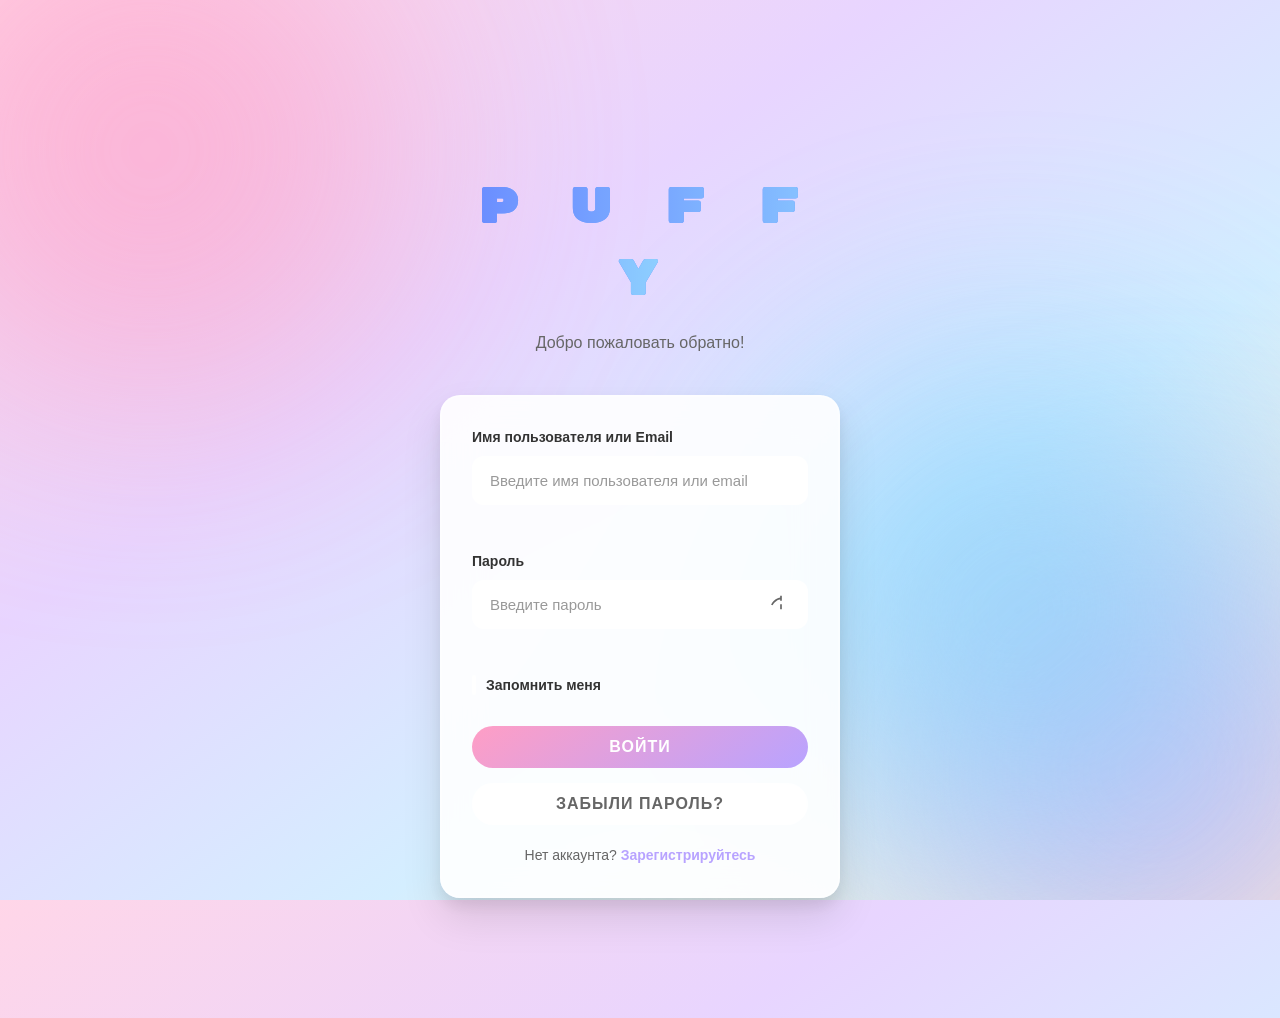
<file: index.html>
<!DOCTYPE html>
<html lang="ru">
<head>
	<meta charset="UTF-8">
	<meta name="viewport" content="width=device-width, initial-scale=1.0">
	<title>Наше местечко</title>
	<link rel="stylesheet" href="style.css">
	<link href="https://fonts.googleapis.com/css2?family=Rubik+Mono+One&display=swap" rel="stylesheet">
	
	<!-- PWA Meta Tags -->
	<meta name="theme-color" content="#b8a3ff">
	<meta name="description" content="Личное пространство для дневника, желаний, рецептов и планов">
	<meta name="apple-mobile-web-app-capable" content="yes">
	<meta name="apple-mobile-web-app-status-bar-style" content="default">
	<meta name="apple-mobile-web-app-title" content="PUFFY">
	<meta name="application-name" content="PUFFY">
	<meta name="msapplication-TileColor" content="#b8a3ff">
	<meta name="msapplication-config" content="browserconfig.xml">
	
	<!-- PWA Manifest -->
	<link rel="manifest" href="manifest.json">
	
	<!-- Apple Touch Icon -->
	<link rel="apple-touch-icon" href="[data-uri]">
</head>
<body>
	<!--Фон-->
	<div class="background">
		<div class="blob blob1"></div>
		<div class="blob blob2"></div>
		<div class="blob blob3"></div>
	</div>
	<main class="container">
		<nav class="top-menu" aria-label="Главное меню">
			<a href="pages/diary.html">Дневник</a>
			<a href="pages/wishlist.html">Вишлист</a>
			<a href="pages/recipes.html">Рецепты</a>
			<a href="pages/todolist.html">Список дел</a>
			<a href="pages/mediateka.html">Медиатека</a>
			<a href="profile.html" id="profile-link" style="display: none;">👤 Профиль</a>
			<a href="#" onclick="logout()" class="logout-btn">Выход</a>
		</nav>
		<header class="hero">
			<h1 class="logo" aria-label="PUFFY"><span class="logo-letter">P</span><span class="logo-letter">U</span><span class="logo-letter">F</span><span class="logo-letter">F</span><span class="logo-letter">Y</span></h1>
			<p class="tagline">Наше местечко</p>
			<p class="date" id="current-date">March 14</p>
		</header>
		<section class="daily" aria-label="На сегодня">
			<div class="quote-row">
				<div class="quote-card card">
				<h2 class="card-title">Цитата дня</h2>
				<p id="quote" class="quote-text">
					“Love is composed of a single soul inhabiting two bodies.”
				</p>
				</div>
				<div class="add-entry-wrap">
					<button type="button" class="add-entry-btn" id="add-entry-btn" aria-expanded="false" aria-haspopup="true" aria-label="Добавить запись">
						<span class="add-entry-btn-text">+ Запись</span>
					</button>
					<div class="add-entry-dropdown" id="add-entry-dropdown" role="menu" hidden>
						<a href="pages/diary.html?add=1" role="menuitem">📔 Дневник</a>
						<a href="pages/wishlist.html?add=1" role="menuitem">⭐ Вишлист</a>
						<a href="pages/recipes.html?add=1" role="menuitem">🍳 Рецепты</a>
						<a href="pages/todolist.html?add=1" role="menuitem">✅ Список дел</a>
						<a href="pages/mediateka.html?add=1" role="menuitem">🎬 Медиатека</a>
					</div>
				</div>
			</div>
			<div class="daily-row">
				<div class="song-card card">
					<h2 class="card-title">Песня дня</h2>
					<iframe title="Плеер Apple Music" allow="autoplay *; encrypted-media *;"
						frameborder="0" height="175"
						style="width:100%;max-width:500px;overflow:hidden;border-radius:10px;"
						sandbox="allow-forms allow-popups allow-same-origin allow-scripts allow-top-navigation-by-user-activation"
						src="https://embed.music.apple.com/album/birds-of-a-feather/1739659134?i=1739659142">
					</iframe>
				</div>
				<div class="weather-card card" aria-label="Погода">
					<h2 class="card-title">Погода</h2>
					<div id="weather-content" class="weather-content">
						<p class="weather-loading">Определяем местоположение…</p>
					</div>
				</div>
			</div>
		</section>
	</main>
	<nav class="bottom-nav" aria-label="Навигация по разделам">
		<a href="pages/diary.html" title="Дневник" class="nav-item">
			<span class="nav-icon">📔</span>
			<span class="nav-label">Дневник</span>
		</a>
		<a href="pages/wishlist.html" title="Вишлист" class="nav-item">
			<span class="nav-icon">⭐</span>
			<span class="nav-label">Вишлист</span>
		</a>
		<a href="pages/recipes.html" title="Рецепты" class="nav-item">
			<span class="nav-icon">🍳</span>
			<span class="nav-label">Рецепты</span>
		</a>
		<a href="pages/todolist.html" title="Список дел" class="nav-item">
			<span class="nav-icon">✅</span>
			<span class="nav-label">Дела</span>
		</a>
		<a href="pages/mediateka.html" title="Медиатека" class="nav-item">
			<span class="nav-icon">🎬</span>
			<span class="nav-label">Медиатека</span>
		</a>
	</nav>
	<script src="auth-system.js"></script>
	<script>
		// Инициализация системы авторизации
		const authSystem = new AuthSystem();
		
		// Проверяем авторизацию
		if (!authSystem.isAuthenticated()) {
			window.location.href = "login-new.html";
		}
		
		// Показываем ссылку на профиль если авторизован
		if (authSystem.isAuthenticated()) {
			document.getElementById('profile-link').style.display = 'inline-block';
		}
	</script>
	<script src="quotes.js"></script>
	<script src="weather.js"></script>
	<script src="glass.js"></script>
	<script>
		// Текущая дата
		const options = { day: 'numeric', month: 'long' };
		document.getElementById('current-date').textContent = new Date().toLocaleDateString('ru-RU', options);
		
		// Активация текущего раздела в мобильном меню
		function setActiveNavItem() {
			const currentPath = window.location.pathname;
			const navItems = document.querySelectorAll('.nav-item');
			
			navItems.forEach(item => {
				item.classList.remove('active');
				const href = item.getAttribute('href');
				
				// Проверяем совпадение пути
				if (currentPath.includes(href) || 
					(currentPath === '/' && href === 'index.html') ||
					(currentPath.endsWith('index.html') && href === 'index.html')) {
					item.classList.add('active');
				}
			});
		}
		
		// Выпадающее меню «Добавить запись»
		(function () {
			var btn = document.getElementById('add-entry-btn');
			var dropdown = document.getElementById('add-entry-dropdown');
			if (!btn || !dropdown) return;
			function open() {
				dropdown.hidden = false;
				btn.setAttribute('aria-expanded', 'true');
				document.addEventListener('click', closeOnOutside);
			}
			function close() {
				dropdown.hidden = true;
				btn.setAttribute('aria-expanded', 'false');
				document.removeEventListener('click', closeOnOutside);
			}
			function closeOnOutside(e) {
				if (!dropdown.contains(e.target) && e.target !== btn) close();
			}
			btn.addEventListener('click', function (e) {
				e.stopPropagation();
				if (dropdown.hidden) open(); else close();
			});
		})();
		
		// Регистрация Service Worker для PWA
		if ('serviceWorker' in navigator) {
			window.addEventListener('load', function() {
				navigator.serviceWorker.register('/sw.js')
					.then(function(registration) {
						console.log('Service Worker зарегистрирован успешно:', registration.scope);
					})
					.catch(function(error) {
						console.log('Ошибка регистрации Service Worker:', error);
					});
			});
		}
		
		// Инициализация активного пункта меню
		setActiveNavItem();
	</script>
</body>
</html>
</file>
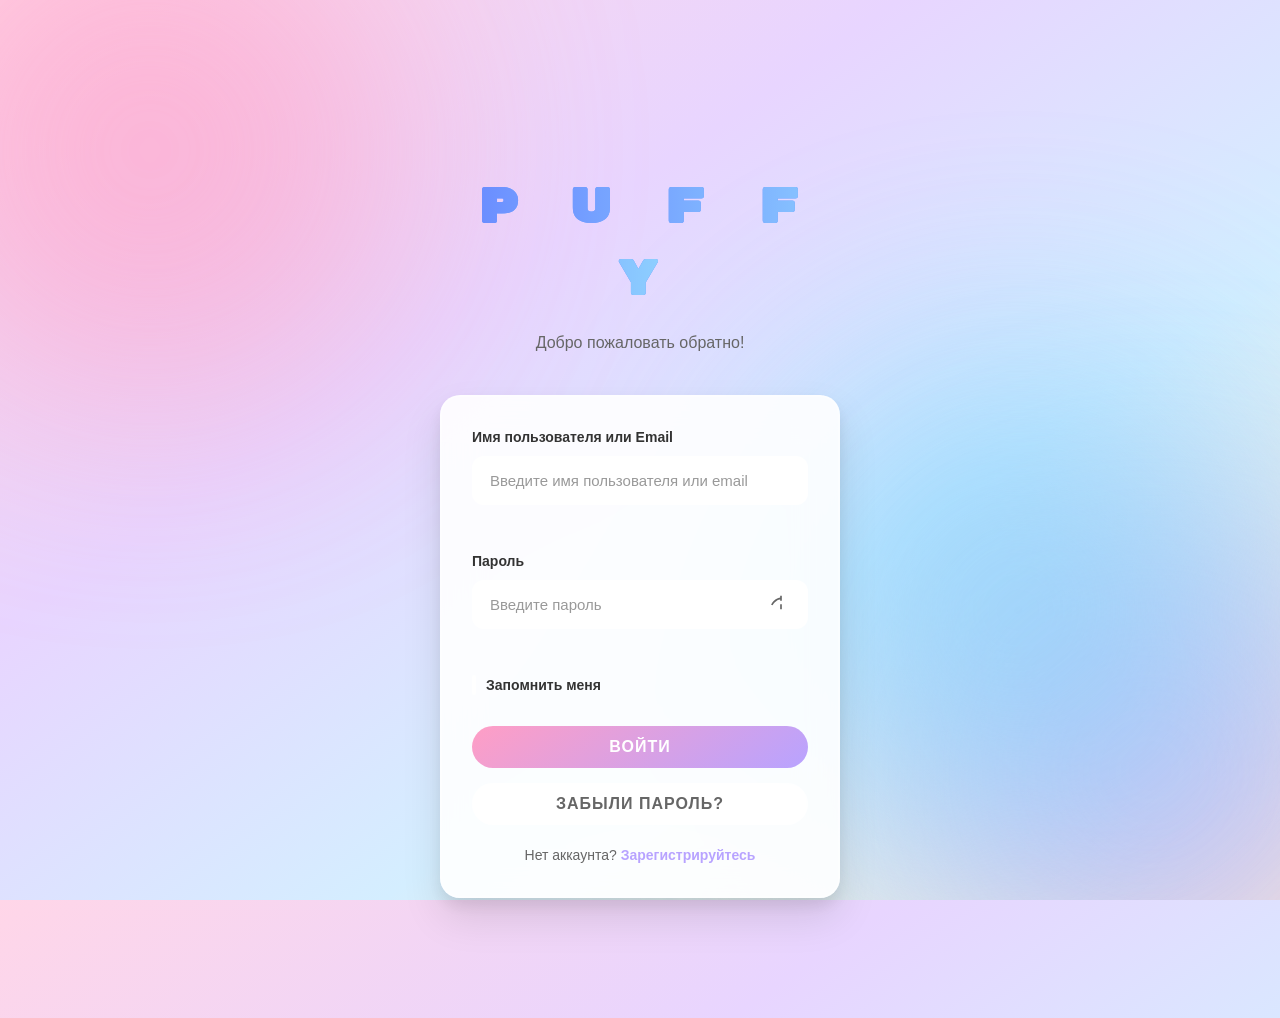
<file: login-new.html>
<!DOCTYPE html>
<html lang="ru">
<head>
    <meta charset="UTF-8">
    <meta name="viewport" content="width=device-width, initial-scale=1.0">
    <title>Вход — PUFFY</title>
    <link rel="stylesheet" href="style.css">
    <link href="https://fonts.googleapis.com/css2?family=Rubik+Mono+One&display=swap" rel="stylesheet">
</head>
<body>
    <div class="background">
        <div class="blob blob1"></div>
        <div class="blob blob2"></div>
        <div class="blob blob3"></div>
    </div>
    
    <main class="container">
        <div class="auth-container fade-in-up">
            <header class="auth-header">
                <h1 class="logo" aria-label="PUFFY">
                    <span class="logo-letter">P</span>
                    <span class="logo-letter">U</span>
                    <span class="logo-letter">F</span>
                    <span class="logo-letter">F</span>
                    <span class="logo-letter">Y</span>
                </h1>
                <p class="tagline">Добро пожаловать обратно!</p>
            </header>
            
            <form id="login-form" class="auth-form">
                <div class="form-group">
                    <label for="username">Имя пользователя или Email</label>
                    <input type="text" id="username" name="username" required 
                           placeholder="Введите имя пользователя или email" 
                           autocomplete="username">
                    <div class="form-error" id="username-error"></div>
                </div>
                
                <div class="form-group">
                    <label for="password">Пароль</label>
                    <div class="password-input-wrapper">
                        <input type="password" id="password" name="password" required 
                               placeholder="Введите пароль" 
                               autocomplete="current-password">
                        <button type="button" class="password-toggle" id="password-toggle">
                            <svg width="20" height="20" viewBox="0 0 24 24" fill="none" stroke="currentColor" stroke-width="2">
                                <path d="M1 12s4-8 11-8 11 8v11c0 2.21-1.79 4-4 4H5c-2.21 0-4-1.79-4-4V5z"/>
                                <path d="M12 1v6m0 4v6"/>
                            </svg>
                        </button>
                    </div>
                    <div class="form-error" id="password-error"></div>
                </div>
                
                <div class="form-group checkbox-group">
                    <label class="checkbox-label">
                        <input type="checkbox" id="remember" name="remember">
                        <span class="checkbox-custom"></span>
                        Запомнить меня
                    </label>
                </div>
                
                <div class="form-actions">
                    <button type="submit" class="btn-primary" id="login-btn">
                        <span class="btn-text">Войти</span>
                        <div class="loading-spinner" id="login-loading" style="display: none;"></div>
                    </button>
                    <button type="button" class="btn-secondary" id="forgot-btn">
                        Забыли пароль?
                    </button>
                </div>
                
                <div class="auth-links">
                    <p>Нет аккаунта? <a href="register.html" class="auth-link">Зарегистрируйтесь</a></p>
                </div>
            </form>
        </div>
    </main>
    
    <div class="notification" id="notification" style="display: none;">
        <div class="notification-content">
            <div class="notification-icon" id="notification-icon"></div>
            <div class="notification-message" id="notification-message"></div>
            <button class="notification-close" id="notification-close">×</button>
        </div>
    </div>

    <script src="auth-system.js"></script>
    <script>
        // Инициализация системы авторизации
        const authSystem = new AuthSystem();
        
        // Проверяем, не авторизован ли уже пользователь
        if (authSystem.isAuthenticated()) {
            window.location.href = 'index.html';
        }
        
        // Обработчики формы
        document.addEventListener('DOMContentLoaded', function() {
            const form = document.getElementById('login-form');
            const loginBtn = document.getElementById('login-btn');
            const loadingSpinner = document.getElementById('login-loading');
            const forgotBtn = document.getElementById('forgot-btn');
            
            // Переключатель видимости пароля
            setupPasswordToggle();
            
            // Отправка формы
            form.addEventListener('submit', async function(e) {
                e.preventDefault();
                
                // Показываем загрузку
                loginBtn.disabled = true;
                loadingSpinner.style.display = 'inline-block';
                document.querySelector('.btn-text').style.display = 'none';
                
                // Собираем данные формы
                const credentials = {
                    username: document.getElementById('username').value.trim(),
                    password: document.getElementById('password').value,
                    remember: document.getElementById('remember').checked
                };
                
                // Пытаемся войти
                const result = await authSystem.login(credentials);
                
                if (result.success) {
                    showNotification('success', result.message);
                    setTimeout(() => {
                        window.location.href = 'index.html';
                    }, 1500);
                } else {
                    showNotification('error', result.error);
                    // Показываем конкретные ошибки
                    showFieldErrors(result.error);
                }
                
                // Скрываем загрузку
                loginBtn.disabled = false;
                loadingSpinner.style.display = 'none';
                document.querySelector('.btn-text').style.display = 'inline';
            });
            
            // Кнопка "Забыли пароль"
            forgotBtn.addEventListener('click', function() {
                showNotification('info', 'Функция восстановления пароля будет доступна скоро');
            });
        });
        
        // Настройка переключателя пароля
        function setupPasswordToggle() {
            const password = document.getElementById('password');
            const toggle = document.getElementById('password-toggle');
            
            toggle.addEventListener('click', function() {
                if (password.type === 'password') {
                    password.type = 'text';
                    toggle.innerHTML = `
                        <svg width="20" height="20" viewBox="0 0 24 24" fill="none" stroke="currentColor" stroke-width="2">
                            <path d="M17.94 17.94A10.07 10.07 0 0 1 12 20c-5.38 0-9.88-3.75-11.06-8.78L12 2l-1.94 1.22A10.07 10.07 0 0 0 12 20c5.38 0 9.88-3.75 11.06-8.78L12 2l1.94 1.22z"/>
                            <line x1="12" y1="2" x2="12" y2="6"/>
                        </svg>
                    `;
                } else {
                    password.type = 'password';
                    toggle.innerHTML = `
                        <svg width="20" height="20" viewBox="0 0 24 24" fill="none" stroke="currentColor" stroke-width="2">
                            <path d="M1 12s4-8 11-8 11 8v11c0 2.21-1.79 4-4 4H5c-2.21 0-4-1.79-4-4V5z"/>
                            <path d="M12 1v6m0 4v6"/>
                        </svg>
                    `;
                }
            });
        }
        
        // Показ ошибок в полях
        function showFieldErrors(error) {
            // Очищаем предыдущие ошибки
            document.querySelectorAll('.form-error').forEach(el => el.textContent = '');
            
            // Показываем конкретные ошибки
            if (error.includes('имя пользователя') || error.includes('пароль')) {
                const usernameError = document.getElementById('username-error');
                const passwordError = document.getElementById('password-error');
                
                if (error.includes('имя пользователя')) {
                    usernameError.textContent = 'Неверное имя пользователя или email';
                } else {
                    passwordError.textContent = 'Неверный пароль';
                }
            }
        }
        
        // Показ уведомлений
        function showNotification(type, message) {
            const notification = document.getElementById('notification');
            const icon = document.getElementById('notification-icon');
            const messageEl = document.getElementById('notification-message');
            
            // Устанавливаем иконку
            if (type === 'success') {
                icon.innerHTML = '✓';
                notification.className = 'notification success';
            } else if (type === 'info') {
                icon.innerHTML = 'ℹ';
                notification.className = 'notification info';
            } else {
                icon.innerHTML = '✕';
                notification.className = 'notification error';
            }
            
            messageEl.textContent = message;
            notification.style.display = 'flex';
            
            // Автоматически скрываем через 5 секунд
            setTimeout(() => {
                notification.style.display = 'none';
            }, 5000);
        }
        
        // Закрытие уведомлений
        document.getElementById('notification-close').addEventListener('click', function() {
            document.getElementById('notification').style.display = 'none';
        });
    </script>
</body>
</html>
</file>
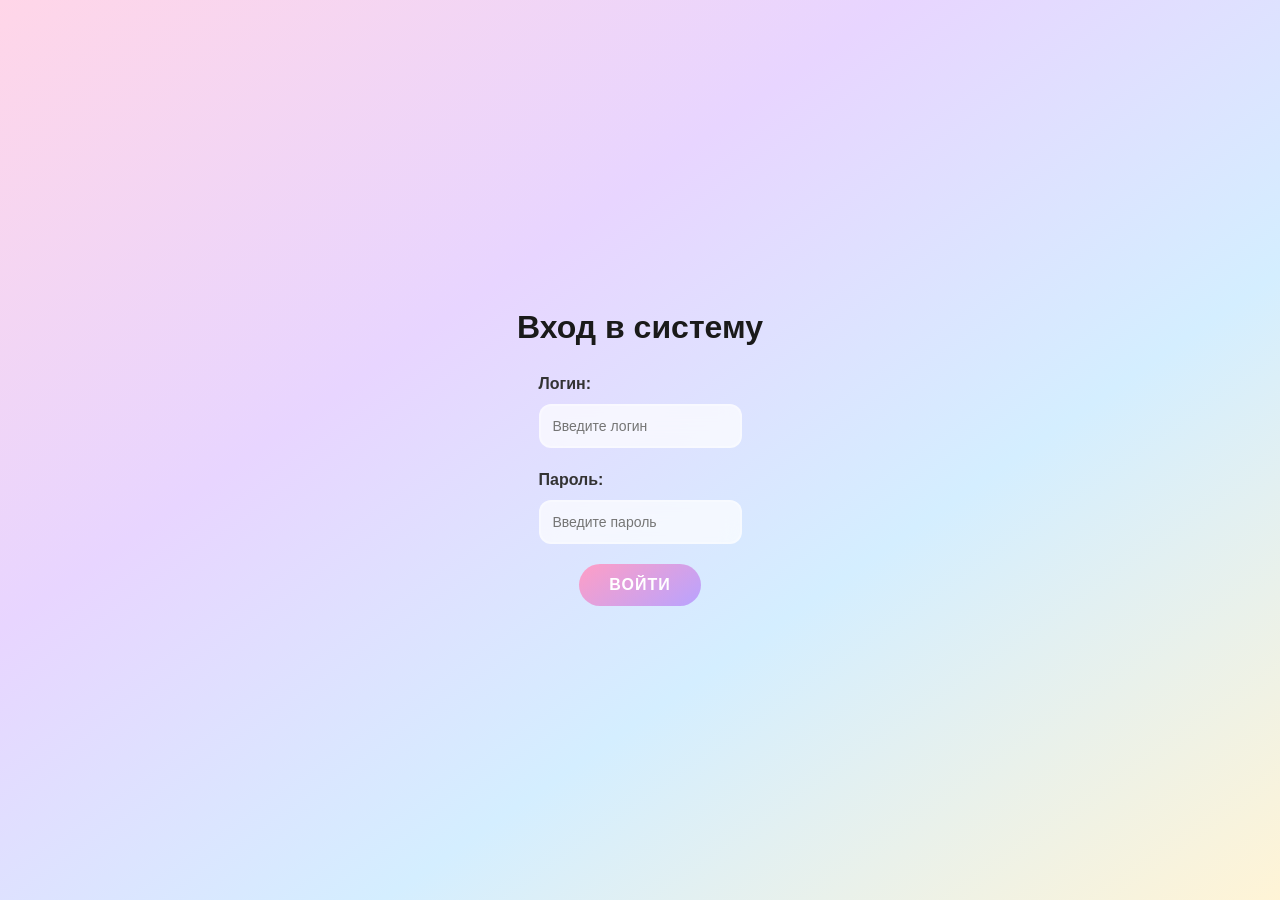
<file: login.html>
<!DOCTYPE html>
<html lang="ru">

<head>
<meta charset="UTF-8">
<title>Вход — Наше местечко</title>
<link rel="stylesheet" href="style.css">
</head>

<body>

<div class="container">

<h1>Вход в систему</h1>

<form id="login-form" onsubmit="return false;">
    <div class="form-group">
        <label for="username">Логин:</label>
        <input type="text" id="username" placeholder="Введите логин" required>
    </div>
    <div class="form-group">
        <label for="password">Пароль:</label>
        <input type="password" id="password" placeholder="Введите пароль" required>
    </div>
    <button type="submit" class="btn-primary" onclick="login()">Войти</button>
</form>

<p id="error" class="error-message"></p>

</div>

<script src="auth.js"></script>
<script>
// Очищаем возможную старую сессию при загрузке страницы входа
localStorage.removeItem("auth");
localStorage.removeItem("currentUser");

if (localStorage.getItem("auth") === "true") {
    window.location.href = "index.html";
}

// Обработчик формы для Enter
document.getElementById('login-form').addEventListener('submit', function(e) {
    e.preventDefault();
    login();
});
</script>

</body>
</html>
</file>
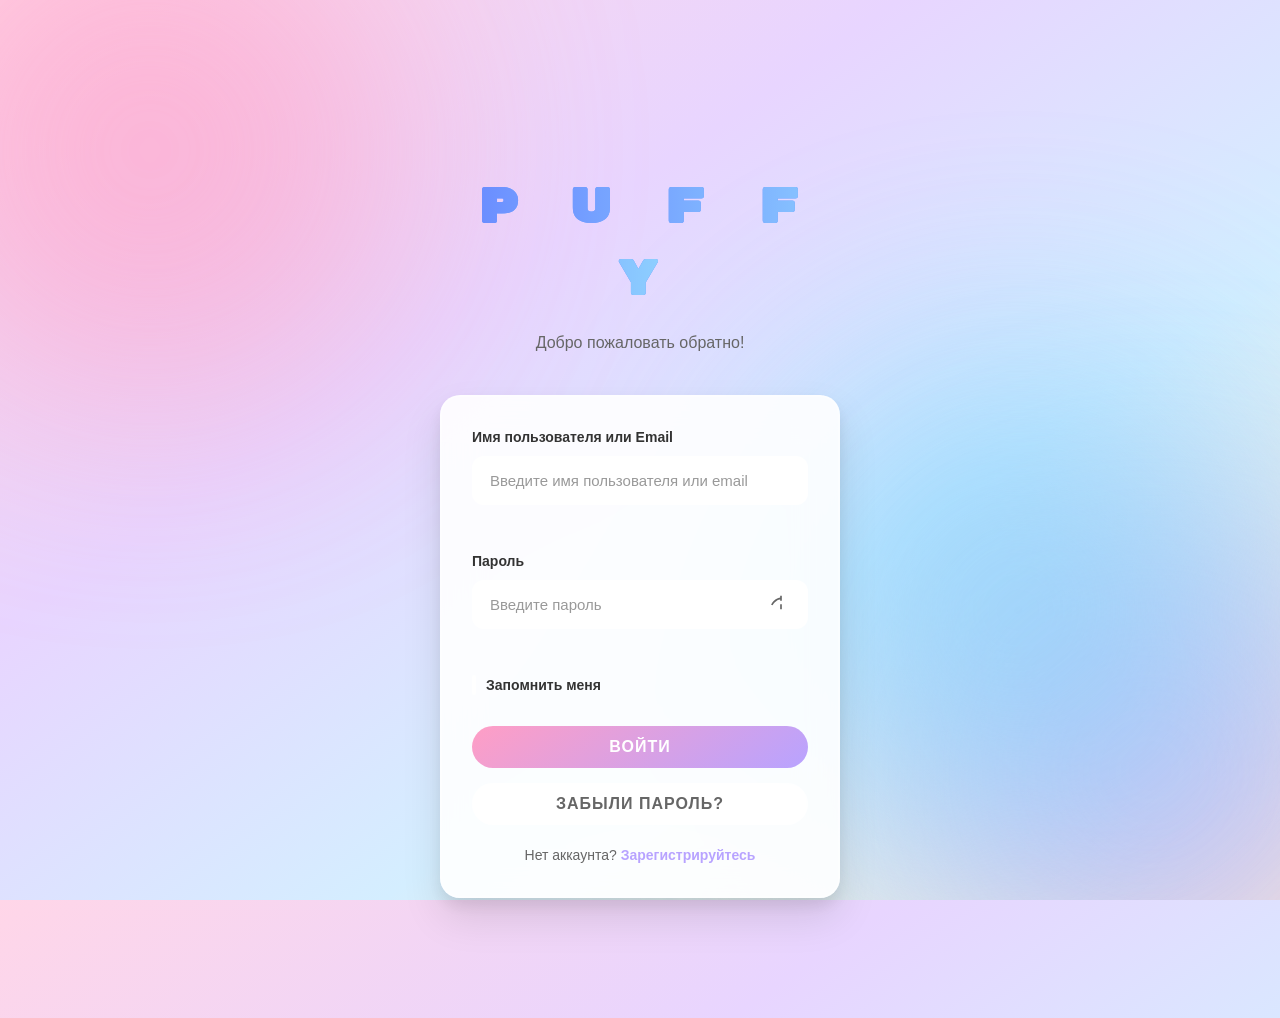
<file: profile.html>
<!DOCTYPE html>
<html lang="ru">
<head>
    <meta charset="UTF-8">
    <meta name="viewport" content="width=device-width, initial-scale=1.0">
    <title>Личный кабинет — PUFFY</title>
    <link rel="stylesheet" href="style.css">
    <link href="https://fonts.googleapis.com/css2?family=Rubik+Mono+One&display=swap" rel="stylesheet">
</head>
<body>
    <div class="background">
        <div class="blob blob1"></div>
        <div class="blob blob2"></div>
        <div class="blob blob3"></div>
    </div>
    
    <main class="container">
        <header class="hero">
            <div class="mobile-header">
                <h1 class="page-title">Личный кабинет</h1>
                <div class="mobile-add-btn">
                    <a href="index.html" class="btn-secondary mobile-btn">← На главную</a>
                </div>
            </div>
        </header>
        
        <div class="profile-container">
            <!-- Профиль пользователя -->
            <section class="profile-section fade-in-up">
                <h2 class="section-title">Профиль</h2>
                <div class="profile-card">
                    <div class="profile-avatar">
                        <div class="avatar-placeholder" id="avatar-preview">
                            <span id="avatar-text">👤</span>
                        </div>
                        <button type="button" class="avatar-change-btn" id="avatar-change">
                            📷 Изменить
                        </button>
                    </div>
                    
                    <div class="profile-info">
                        <div class="info-item">
                            <label>Имя пользователя:</label>
                            <span class="info-value" id="username-display">-</span>
                        </div>
                        <div class="info-item">
                            <label>Email:</label>
                            <span class="info-value" id="email-display">-</span>
                        </div>
                        <div class="info-item">
                            <label>Дата регистрации:</label>
                            <span class="info-value" id="created-display">-</span>
                        </div>
                        <div class="info-item">
                            <label>Последний вход:</label>
                            <span class="info-value" id="last-login-display">-</span>
                        </div>
                    </div>
                </div>
            </section>
            
            <!-- Статистика -->
            <section class="stats-section fade-in-up">
                <h2 class="section-title">Статистика</h2>
                <div class="stats-grid">
                    <div class="stat-card">
                        <div class="stat-icon">📔</div>
                        <div class="stat-content">
                            <div class="stat-number" id="notes-count">0</div>
                            <div class="stat-label">Записей в дневнике</div>
                        </div>
                    </div>
                    <div class="stat-card">
                        <div class="stat-icon">⭐</div>
                        <div class="stat-content">
                            <div class="stat-number" id="wishlist-count">0</div>
                            <div class="stat-label">Желаний</div>
                        </div>
                    </div>
                    <div class="stat-card">
                        <div class="stat-icon">🍳</div>
                        <div class="stat-content">
                            <div class="stat-number" id="recipes-count">0</div>
                            <div class="stat-label">Рецептов</div>
                        </div>
                    </div>
                    <div class="stat-card">
                        <div class="stat-icon">✅</div>
                        <div class="stat-content">
                            <div class="stat-number" id="todos-count">0</div>
                            <div class="stat-label">Задач</div>
                        </div>
                    </div>
                    <div class="stat-card">
                        <div class="stat-icon">🎬</div>
                        <div class="stat-content">
                            <div class="stat-number" id="mediateka-count">0</div>
                            <div class="stat-label">В медиатеке</div>
                        </div>
                    </div>
                </div>
            </section>
            
            <!-- Настройки -->
            <section class="settings-section fade-in-up">
                <h2 class="section-title">Настройки</h2>
                <form id="settings-form" class="settings-form">
                    <div class="form-group">
                        <label for="theme">Тема оформления</label>
                        <select id="theme" name="theme">
                            <option value="light">Светлая</option>
                            <option value="dark">Темная</option>
                            <option value="auto">Автоматически</option>
                        </select>
                    </div>
                    
                    <div class="form-group checkbox-group">
                        <label class="checkbox-label">
                            <input type="checkbox" id="notifications" name="notifications">
                            <span class="checkbox-custom"></span>
                            Включить уведомления
                        </label>
                    </div>
                    
                    <div class="form-group">
                        <label for="language">Язык интерфейса</label>
                        <select id="language" name="language">
                            <option value="ru">Русский</option>
                            <option value="en">English</option>
                        </select>
                    </div>
                    
                    <div class="form-actions">
                        <button type="submit" class="btn-primary">
                            <span class="btn-text">Сохранить настройки</span>
                            <div class="loading-spinner" id="settings-loading" style="display: none;"></div>
                        </button>
                    </div>
                </form>
            </section>
            
            <!-- Управление аккаунтом -->
            <section class="account-section fade-in-up">
                <h2 class="section-title">Управление аккаунтом</h2>
                <div class="account-actions">
                    <button type="button" class="btn-secondary" id="change-password-btn">
                        🔒 Изменить пароль
                    </button>
                    <button type="button" class="btn-secondary" id="export-data-btn">
                        💾 Экспортировать данные
                    </button>
                    <button type="button" class="btn-danger" id="delete-account-btn">
                        🗑️ Удалить аккаунт
                    </button>
                </div>
            </section>
        </div>
    </main>
    
    <!-- Модальное окно для изменения пароля -->
    <div class="modal" id="password-modal" style="display: none;">
        <div class="modal-content">
            <div class="modal-header">
                <h3>Изменение пароля</h3>
                <button type="button" class="modal-close" id="password-modal-close">×</button>
            </div>
            <form id="change-password-form" class="modal-form">
                <div class="form-group">
                    <label for="current-password">Текущий пароль</label>
                    <input type="password" id="current-password" required>
                    <div class="form-error" id="current-password-error"></div>
                </div>
                <div class="form-group">
                    <label for="new-password">Новый пароль</label>
                    <input type="password" id="new-password" required>
                    <div class="form-error" id="new-password-error"></div>
                </div>
                <div class="form-group">
                    <label for="confirm-new-password">Подтвердите новый пароль</label>
                    <input type="password" id="confirm-new-password" required>
                    <div class="form-error" id="confirm-new-password-error"></div>
                </div>
                <div class="form-actions">
                    <button type="submit" class="btn-primary">Изменить пароль</button>
                    <button type="button" class="btn-secondary modal-cancel">Отмена</button>
                </div>
            </form>
        </div>
    </div>
    
    <!-- Уведомления -->
    <div class="notification" id="notification" style="display: none;">
        <div class="notification-content">
            <div class="notification-icon" id="notification-icon"></div>
            <div class="notification-message" id="notification-message"></div>
            <button class="notification-close" id="notification-close">×</button>
        </div>
    </div>

    <script src="auth-system.js"></script>
    <script>
        // Инициализация
        const authSystem = new AuthSystem();
        
        // Проверяем авторизацию
        if (!authSystem.isAuthenticated()) {
            window.location.href = 'login-new.html';
        }
        
        document.addEventListener('DOMContentLoaded', function() {
            loadProfileData();
            setupEventListeners();
        });
        
        // Загрузка данных профиля
        function loadProfileData() {
            const user = authSystem.getCurrentUser();
            if (!user) return;
            
            // Основная информация
            document.getElementById('username-display').textContent = user.username;
            document.getElementById('email-display').textContent = user.email;
            document.getElementById('created-display').textContent = new Date(user.createdAt).toLocaleDateString('ru-RU');
            document.getElementById('last-login-display').textContent = user.lastLogin ? 
                new Date(user.lastLogin).toLocaleDateString('ru-RU') : 'Первый вход';
            
            // Статистика
            document.getElementById('notes-count').textContent = user.stats.notesCount || 0;
            document.getElementById('wishlist-count').textContent = user.stats.wishlistCount || 0;
            document.getElementById('recipes-count').textContent = user.stats.recipesCount || 0;
            document.getElementById('todos-count').textContent = user.stats.todosCount || 0;
            document.getElementById('mediateka-count').textContent = user.stats.mediatekaCount || 0;
            
            // Настройки
            document.getElementById('theme').value = user.settings.theme || 'light';
            document.getElementById('notifications').checked = user.settings.notifications !== false;
            document.getElementById('language').value = user.settings.language || 'ru';
            
            // Аватар
            updateAvatar(user.profile);
        }
        
        // Обновление аватара
        function updateAvatar(profile) {
            const avatarPreview = document.getElementById('avatar-preview');
            const avatarText = document.getElementById('avatar-text');
            
            if (profile.avatar) {
                avatarPreview.innerHTML = `<img src="${profile.avatar}" alt="Avatar" class="avatar-image">`;
            } else {
                const initials = getInitials(profile.firstName, profile.lastName);
                avatarText.textContent = initials || '👤';
            }
        }
        
        // Получение инициалов
        function getInitials(firstName, lastName) {
            if (!firstName && !lastName) return '';
            return (firstName ? firstName[0] : '') + (lastName ? lastName[0] : '');
        }
        
        // Настройка обработчиков
        function setupEventListeners() {
            // Форма настроек
            document.getElementById('settings-form').addEventListener('submit', handleSettingsSubmit);
            
            // Кнопки управления аккаунтом
            document.getElementById('change-password-btn').addEventListener('click', showPasswordModal);
            document.getElementById('export-data-btn').addEventListener('click', exportUserData);
            document.getElementById('delete-account-btn').addEventListener('click', confirmDeleteAccount);
            
            // Модальное окно пароля
            document.getElementById('change-password-form').addEventListener('submit', handlePasswordChange);
            document.getElementById('password-modal-close').addEventListener('click', hidePasswordModal);
            document.querySelector('.modal-cancel').addEventListener('click', hidePasswordModal);
            
            // Изменение аватара
            document.getElementById('avatar-change').addEventListener('click', changeAvatar);
            
            // Закрытие уведомлений
            document.getElementById('notification-close').addEventListener('click', hideNotification);
        }
        
        // Сохранение настроек
        async function handleSettingsSubmit(e) {
            e.preventDefault();
            
            const btn = e.target.querySelector('.btn-primary');
            const loadingSpinner = document.getElementById('settings-loading');
            
            // Показываем загрузку
            btn.disabled = true;
            loadingSpinner.style.display = 'inline-block';
            document.querySelector('.btn-text').style.display = 'none';
            
            const settings = {
                theme: document.getElementById('theme').value,
                notifications: document.getElementById('notifications').checked,
                language: document.getElementById('language').value
            };
            
            const result = await authSystem.updateSettings(settings);
            
            if (result.success) {
                showNotification('success', result.message);
                applyTheme(settings.theme);
            } else {
                showNotification('error', result.error);
            }
            
            // Скрываем загрузку
            btn.disabled = false;
            loadingSpinner.style.display = 'none';
            document.querySelector('.btn-text').style.display = 'inline';
        }
        
        // Изменение пароля
        async function handlePasswordChange(e) {
            e.preventDefault();
            
            const currentPassword = document.getElementById('current-password').value;
            const newPassword = document.getElementById('new-password').value;
            const confirmPassword = document.getElementById('confirm-new-password').value;
            
            // Валидация
            if (!currentPassword || !newPassword || !confirmPassword) {
                showNotification('error', 'Заполните все поля');
                return;
            }
            
            if (newPassword.length < 6) {
                showNotification('error', 'Пароль должен содержать минимум 6 символов');
                return;
            }
            
            if (newPassword !== confirmPassword) {
                showNotification('error', 'Пароли не совпадают');
                return;
            }
            
            // Здесь будет логика изменения пароля
            showNotification('success', 'Пароль успешно изменен');
            hidePasswordModal();
            e.target.reset();
        }
        
        // Экспорт данных
        function exportUserData() {
            const user = authSystem.getCurrentUser();
            const exportData = {
                profile: user.profile,
                settings: user.settings,
                stats: user.stats,
                exportDate: new Date().toISOString()
            };
            
            const dataStr = JSON.stringify(exportData, null, 2);
            const dataUri = 'data:application/json;charset=utf-8,'+ encodeURIComponent(dataStr);
            
            const exportFileDefaultName = `puffy-backup-${user.username}-${new Date().toISOString().split('T')[0]}.json`;
            
            const linkElement = document.createElement('a');
            linkElement.setAttribute('href', dataUri);
            linkElement.setAttribute('download', exportFileDefaultName);
            linkElement.click();
            
            showNotification('success', 'Данные успешно экспортированы');
        }
        
        // Подтверждение удаления аккаунта
        function confirmDeleteAccount() {
            if (confirm('Вы уверены, что хотите удалить аккаунт? Это действие необратимо и удалит все ваши данные.')) {
                if (confirm('Подтвердите еще раз: все данные будут безвозвратно удалены.')) {
                    deleteAccount();
                }
            }
        }
        
        // Удаление аккаунта
        function deleteAccount() {
            const user = authSystem.getCurrentUser();
            
            // Удаляем пользователя
            const users = JSON.parse(localStorage.getItem('users') || '[]');
            const updatedUsers = users.filter(u => u.id !== user.id);
            localStorage.setItem('users', JSON.stringify(updatedUsers));
            
            // Удаляем все данные пользователя
            const keys = [
                `notes_${user.id}`,
                `wishlist_${user.id}`,
                `recipes_${user.id}`,
                `todos_${user.id}`,
                `mediateka_${user.id}`
            ];
            
            keys.forEach(key => localStorage.removeItem(key));
            
            // Выходим из системы
            authSystem.logout();
            showNotification('success', 'Аккаунт успешно удален');
            
            setTimeout(() => {
                window.location.href = 'register.html';
            }, 2000);
        }
        
        // Изменение аватара
        function changeAvatar() {
            const input = document.createElement('input');
            input.type = 'file';
            input.accept = 'image/*';
            input.onchange = function(e) {
                const file = e.target.files[0];
                if (file) {
                    const reader = new FileReader();
                    reader.onload = function(e) {
                        const avatarData = e.target.result;
                        const user = authSystem.getCurrentUser();
                        
                        // Обновляем профиль
                        authSystem.updateProfile({ avatar: avatarData });
                        
                        // Обновляем отображение
                        updateAvatar({ avatar: avatarData });
                        
                        showNotification('success', 'Аватар успешно изменен');
                    };
                    reader.readAsDataURL(file);
                }
            };
            input.click();
        }
        
        // Модальное окно пароля
        function showPasswordModal() {
            document.getElementById('password-modal').style.display = 'flex';
        }
        
        function hidePasswordModal() {
            document.getElementById('password-modal').style.display = 'none';
            document.getElementById('change-password-form').reset();
            // Очищаем ошибки
            document.querySelectorAll('.form-error').forEach(el => el.textContent = '');
        }
        
        // Применение темы
        function applyTheme(theme) {
            if (theme === 'dark') {
                document.body.classList.add('dark-theme');
            } else {
                document.body.classList.remove('dark-theme');
            }
        }
        
        // Показ уведомлений
        function showNotification(type, message) {
            const notification = document.getElementById('notification');
            const icon = document.getElementById('notification-icon');
            const messageEl = document.getElementById('notification-message');
            
            if (type === 'success') {
                icon.innerHTML = '✓';
                notification.className = 'notification success';
            } else {
                icon.innerHTML = '✕';
                notification.className = 'notification error';
            }
            
            messageEl.textContent = message;
            notification.style.display = 'flex';
            
            setTimeout(() => {
                notification.style.display = 'none';
            }, 5000);
        }
        
        function hideNotification() {
            document.getElementById('notification').style.display = 'none';
        }
    </script>
</body>
</html>
</file>
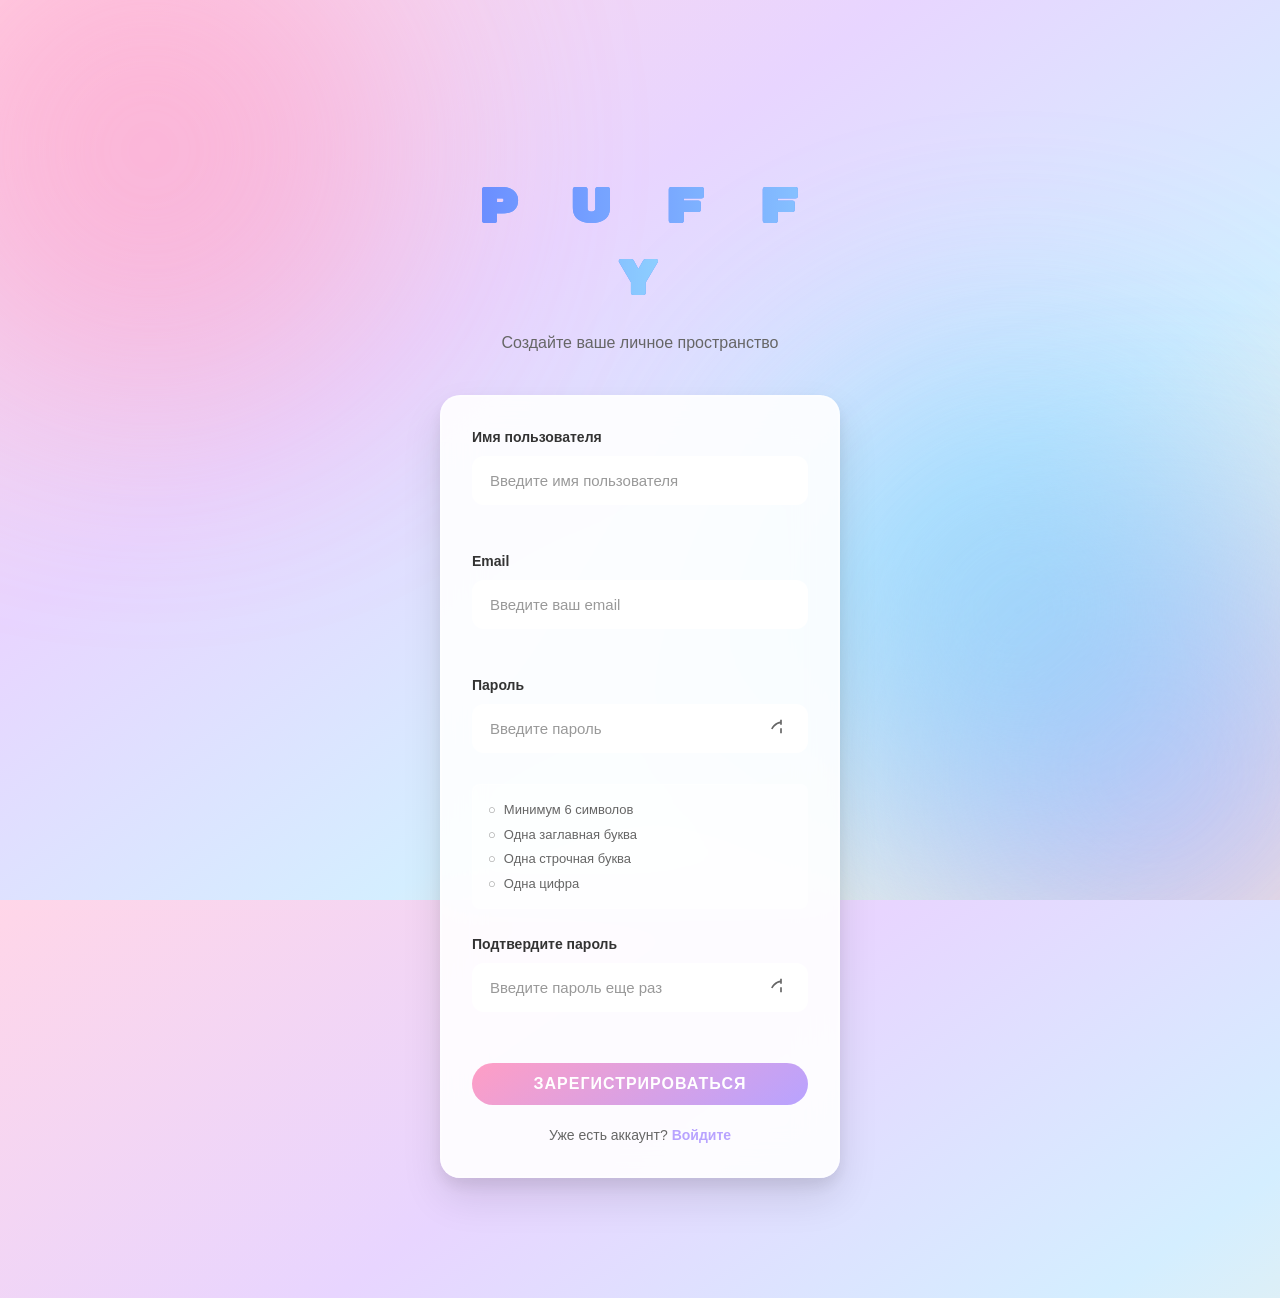
<file: register.html>
<!DOCTYPE html>
<html lang="ru">
<head>
    <meta charset="UTF-8">
    <meta name="viewport" content="width=device-width, initial-scale=1.0">
    <title>Регистрация — PUFFY</title>
    <link rel="stylesheet" href="style.css">
    <link href="https://fonts.googleapis.com/css2?family=Rubik+Mono+One&display=swap" rel="stylesheet">
</head>
<body>
    <div class="background">
        <div class="blob blob1"></div>
        <div class="blob blob2"></div>
        <div class="blob blob3"></div>
    </div>
    
    <main class="container">
        <div class="auth-container fade-in-up">
            <header class="auth-header">
                <h1 class="logo" aria-label="PUFFY">
                    <span class="logo-letter">P</span>
                    <span class="logo-letter">U</span>
                    <span class="logo-letter">F</span>
                    <span class="logo-letter">F</span>
                    <span class="logo-letter">Y</span>
                </h1>
                <p class="tagline">Создайте ваше личное пространство</p>
            </header>
            
            <form id="register-form" class="auth-form">
                <div class="form-group">
                    <label for="username">Имя пользователя</label>
                    <input type="text" id="username" name="username" required 
                           placeholder="Введите имя пользователя" 
                           autocomplete="username">
                    <div class="form-error" id="username-error"></div>
                </div>
                
                <div class="form-group">
                    <label for="email">Email</label>
                    <input type="email" id="email" name="email" required 
                           placeholder="Введите ваш email" 
                           autocomplete="email">
                    <div class="form-error" id="email-error"></div>
                </div>
                
                <div class="form-group">
                    <label for="password">Пароль</label>
                    <div class="password-input-wrapper">
                        <input type="password" id="password" name="password" required 
                               placeholder="Введите пароль" 
                               autocomplete="new-password">
                        <button type="button" class="password-toggle" id="password-toggle">
                            <svg width="20" height="20" viewBox="0 0 24 24" fill="none" stroke="currentColor" stroke-width="2">
                                <path d="M1 12s4-8 11-8 11 8v11c0 2.21-1.79 4-4 4H5c-2.21 0-4-1.79-4-4V5z"/>
                                <path d="M12 1v6m0 4v6"/>
                            </svg>
                        </button>
                    </div>
                    <div class="form-error" id="password-error"></div>
                    <div class="password-requirements" id="password-requirements">
                        <div class="requirement" id="req-length">
                            <span class="requirement-icon">○</span>
                            Минимум 6 символов
                        </div>
                        <div class="requirement" id="req-uppercase">
                            <span class="requirement-icon">○</span>
                            Одна заглавная буква
                        </div>
                        <div class="requirement" id="req-lowercase">
                            <span class="requirement-icon">○</span>
                            Одна строчная буква
                        </div>
                        <div class="requirement" id="req-number">
                            <span class="requirement-icon">○</span>
                            Одна цифра
                        </div>
                    </div>
                </div>
                
                <div class="form-group">
                    <label for="confirm-password">Подтвердите пароль</label>
                    <div class="password-input-wrapper">
                        <input type="password" id="confirm-password" name="confirm-password" required 
                               placeholder="Введите пароль еще раз" 
                               autocomplete="new-password">
                        <button type="button" class="password-toggle" id="confirm-password-toggle">
                            <svg width="20" height="20" viewBox="0 0 24 24" fill="none" stroke="currentColor" stroke-width="2">
                                <path d="M1 12s4-8 11-8 11 8v11c0 2.21-1.79 4-4 4H5c-2.21 0-4-1.79-4-4V5z"/>
                                <path d="M12 1v6m0 4v6"/>
                            </svg>
                        </button>
                    </div>
                    <div class="form-error" id="confirm-password-error"></div>
                </div>
                
                <div class="form-actions">
                    <button type="submit" class="btn-primary" id="register-btn">
                        <span class="btn-text">Зарегистрироваться</span>
                        <div class="loading-spinner" id="register-loading" style="display: none;"></div>
                    </button>
                </div>
                
                <div class="auth-links">
                    <p>Уже есть аккаунт? <a href="login.html" class="auth-link">Войдите</a></p>
                </div>
            </form>
        </div>
    </main>
    
    <div class="notification" id="notification" style="display: none;">
        <div class="notification-content">
            <div class="notification-icon" id="notification-icon"></div>
            <div class="notification-message" id="notification-message"></div>
            <button class="notification-close" id="notification-close">×</button>
        </div>
    </div>

    <script src="auth-system.js"></script>
    <script>
        // Инициализация системы авторизации
        const authSystem = new AuthSystem();
        
        // Проверяем, не авторизован ли уже пользователь
        if (authSystem.isAuthenticated()) {
            window.location.href = 'index.html';
        }
        
        // Обработчики формы
        document.addEventListener('DOMContentLoaded', function() {
            const form = document.getElementById('register-form');
            const registerBtn = document.getElementById('register-btn');
            const loadingSpinner = document.getElementById('register-loading');
            
            // Переключатели видимости пароля
            setupPasswordToggle('password', 'password-toggle');
            setupPasswordToggle('confirm-password', 'confirm-password-toggle');
            
            // Валидация пароля в реальном времени
            setupPasswordValidation();
            
            // Отправка формы
            form.addEventListener('submit', async function(e) {
                e.preventDefault();
                
                // Показываем загрузку
                registerBtn.disabled = true;
                loadingSpinner.style.display = 'inline-block';
                document.querySelector('.btn-text').style.display = 'none';
                
                // Собираем данные формы
                const formData = {
                    username: document.getElementById('username').value.trim(),
                    email: document.getElementById('email').value.trim(),
                    password: document.getElementById('password').value,
                    confirmPassword: document.getElementById('confirm-password').value
                };
                
                // Пытаемся зарегистрировать
                const result = await authSystem.register(formData);
                
                if (result.success) {
                    showNotification('success', result.message);
                    setTimeout(() => {
                        window.location.href = 'login.html';
                    }, 2000);
                } else {
                    showNotification('error', result.error);
                    // Показываем конкретные ошибки полей
                    showFieldErrors(result.error);
                }
                
                // Скрываем загрузку
                registerBtn.disabled = false;
                loadingSpinner.style.display = 'none';
                document.querySelector('.btn-text').style.display = 'inline';
            });
        });
        
        // Настройка переключателей пароля
        function setupPasswordToggle(inputId, buttonId) {
            const input = document.getElementById(inputId);
            const button = document.getElementById(buttonId);
            
            button.addEventListener('click', function() {
                if (input.type === 'password') {
                    input.type = 'text';
                    button.innerHTML = `
                        <svg width="20" height="20" viewBox="0 0 24 24" fill="none" stroke="currentColor" stroke-width="2">
                            <path d="M17.94 17.94A10.07 10.07 0 0 1 12 20c-5.38 0-9.88-3.75-11.06-8.78L12 2l-1.94 1.22A10.07 10.07 0 0 0 12 20c5.38 0 9.88-3.75 11.06-8.78L12 2l1.94 1.22z"/>
                            <line x1="12" y1="2" x2="12" y2="6"/>
                        </svg>
                    `;
                } else {
                    input.type = 'password';
                    button.innerHTML = `
                        <svg width="20" height="20" viewBox="0 0 24 24" fill="none" stroke="currentColor" stroke-width="2">
                            <path d="M1 12s4-8 11-8 11 8v11c0 2.21-1.79 4-4 4H5c-2.21 0-4-1.79-4-4V5z"/>
                            <path d="M12 1v6m0 4v6"/>
                        </svg>
                    `;
                }
            });
        }
        
        // Валидация пароля в реальном времени
        function setupPasswordValidation() {
            const password = document.getElementById('password');
            const requirements = {
                length: document.getElementById('req-length'),
                uppercase: document.getElementById('req-uppercase'),
                lowercase: document.getElementById('req-lowercase'),
                number: document.getElementById('req-number')
            };
            
            password.addEventListener('input', function() {
                const value = password.value;
                
                // Проверяем требования
                const checks = {
                    length: value.length >= 6,
                    uppercase: /[A-Z]/.test(value),
                    lowercase: /[a-z]/.test(value),
                    number: /\d/.test(value)
                };
                
                // Обновляем индикаторы
                Object.keys(checks).forEach(key => {
                    const icon = requirements[key].querySelector('.requirement-icon');
                    if (checks[key]) {
                        icon.textContent = '✓';
                        requirements[key].classList.add('valid');
                    } else {
                        icon.textContent = '○';
                        requirements[key].classList.remove('valid');
                    }
                });
            });
        }
        
        // Показ ошибок в полях
        function showFieldErrors(error) {
            // Очищаем предыдущие ошибки
            document.querySelectorAll('.form-error').forEach(el => el.textContent = '');
            
            // Показываем конкретные ошибки
            if (error.includes('имя пользователя')) {
                document.getElementById('username-error').textContent = error;
            }
            if (error.includes('email')) {
                document.getElementById('email-error').textContent = error;
            }
            if (error.includes('пароль')) {
                document.getElementById('password-error').textContent = error;
            }
            if (error.includes('совпадают')) {
                document.getElementById('confirm-password-error').textContent = error;
            }
        }
        
        // Показ уведомлений
        function showNotification(type, message) {
            const notification = document.getElementById('notification');
            const icon = document.getElementById('notification-icon');
            const messageEl = document.getElementById('notification-message');
            
            // Устанавливаем иконку
            if (type === 'success') {
                icon.innerHTML = '✓';
                notification.className = 'notification success';
            } else {
                icon.innerHTML = '✕';
                notification.className = 'notification error';
            }
            
            messageEl.textContent = message;
            notification.style.display = 'flex';
            
            // Автоматически скрываем через 5 секунд
            setTimeout(() => {
                notification.style.display = 'none';
            }, 5000);
        }
        
        // Закрытие уведомлений
        document.getElementById('notification-close').addEventListener('click', function() {
            document.getElementById('notification').style.display = 'none';
        });
    </script>
</body>
</html>
</file>
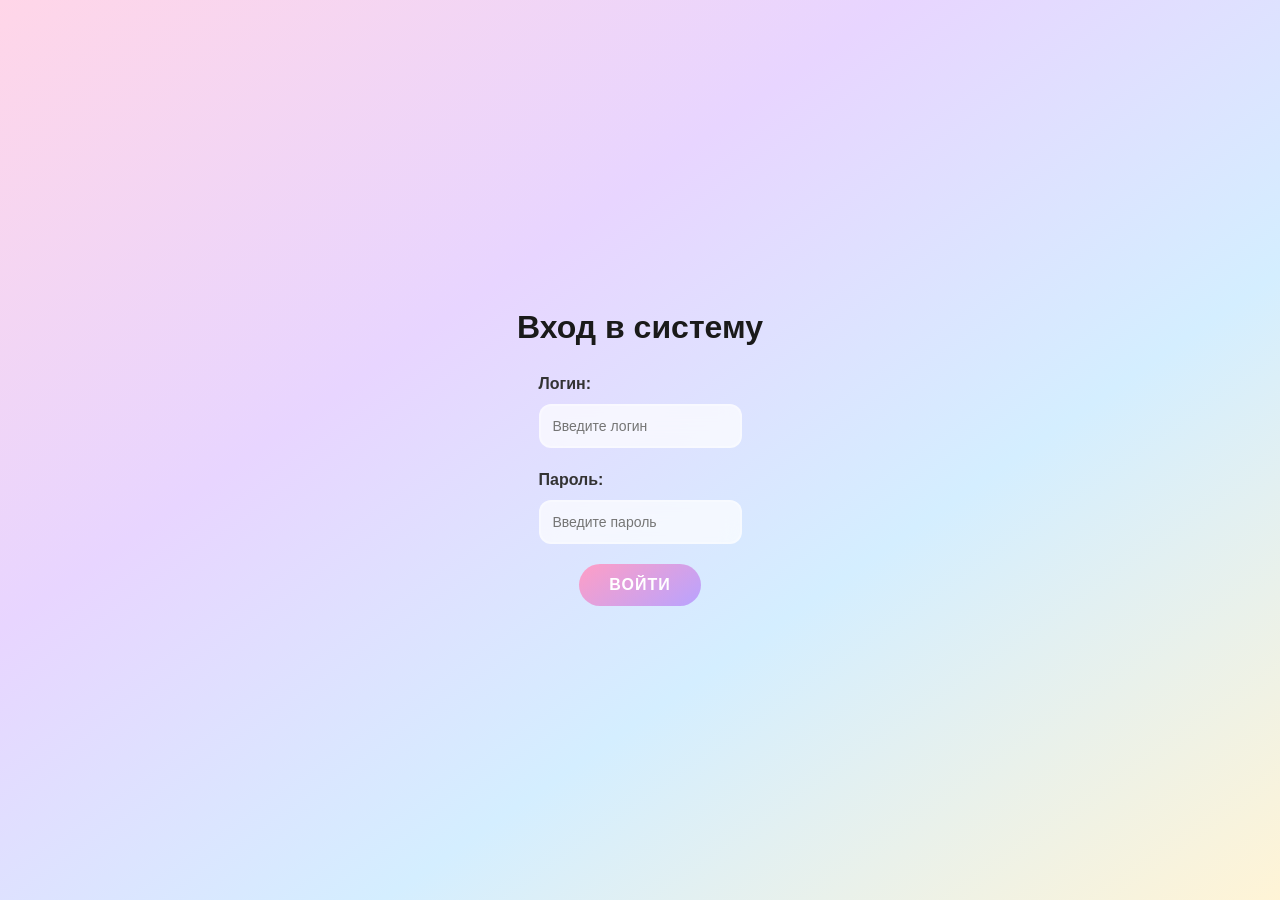
<file: pages/diary.html>
<!DOCTYPE html>
<html lang="ru">
<head>
	<meta charset="UTF-8">
	<meta name="viewport" content="width=device-width, initial-scale=1.0">
	<title>Дневник — Наше местечко</title>
	<link rel="stylesheet" href="../style.css">
	<link href="https://fonts.googleapis.com/css2?family=Rubik+Mono+One&display=swap" rel="stylesheet">
</head>
<body>
	<div class="background">
		<div class="blob blob1"></div>
		<div class="blob blob2"></div>
		<div class="blob blob3"></div>
	</div>
	<!-- Логотип PUFFY над навигацией -->
	<div class="top-logo">
		<div class="logo-small">PUFFY</div>
	</div>
	
	<nav class="top-menu" aria-label="Главное меню">
		<a href="../index.html" class="home-btn">🏠 Главная</a>
		<a href="diary.html">Дневник</a>
		<a href="wishlist.html">Вишлист</a>
		<a href="recipes.html">Рецепты</a>
		<a href="todolist.html">Список дел</a>
		<a href="mediateka.html">Медиатека</a>
		<a href="#" onclick="logout()" class="logout-btn">Выход</a>
	</nav>
	<main class="container">
		<header class="hero">
			<p class="date" id="current-date"></p>
			<div class="mobile-header">
				<h1 class="page-title">Дневник</h1>
				<div class="mobile-add-btn">
					<a href="diary.html?add=1" class="btn-primary mobile-btn">+ Добавить запись</a>
				</div>
			</div>
		</header>
		
		<!-- Поиск и фильтры -->
		<div class="search-container">
			<div class="search-input-wrapper">
				<input type="text" class="search-input" id="search-input" placeholder="Поиск по записям...">
				<button type="button" class="search-clear" id="search-clear" aria-label="Очистить поиск">×</button>
			</div>
		</div>
		
		<div class="filters-container">
			<button class="filter-chip" data-filter="all">Все записи</button>
			<button class="filter-chip" data-filter="recent">Последние</button>
			<button class="filter-chip" data-filter="favorites">Избранные</button>
		</div>
		
		<div class="search-results" id="search-results" style="display: none;"></div>
		
		<section class="content">
		<!-- Контент будет генерироваться JavaScript -->
	</section>
	</main>
	<nav class="bottom-nav" aria-label="Навигация по разделам">
		<a href="../index.html" title="Главная" class="nav-item">
			<span class="nav-icon">🏠</span>
			<span class="nav-label">Главная</span>
		</a>
		<a href="diary.html" title="Дневник" class="nav-item">
			<span class="nav-icon">📔</span>
			<span class="nav-label">Дневник</span>
		</a>
		<a href="wishlist.html" title="Вишлист" class="nav-item">
			<span class="nav-icon">⭐</span>
			<span class="nav-label">Вишлист</span>
		</a>
		<a href="recipes.html" title="Рецепты" class="nav-item">
			<span class="nav-icon">🍳</span>
			<span class="nav-label">Рецепты</span>
		</a>
		<a href="todolist.html" title="Список дел" class="nav-item">
			<span class="nav-icon">✅</span>
			<span class="nav-label">Дела</span>
		</a>
		<a href="mediateka.html" title="Медиатека" class="nav-item">
			<span class="nav-icon">🎬</span>
			<span class="nav-label">Медиатека</span>
		</a>
	</nav>
	<script src="../auth.js"></script>
	<script src="../geolocation.js"></script>
	<script src="../search.js"></script>
	<script src="../notes.js"></script>
	<script>
		// Проверка аутентификации
		if (localStorage.getItem("auth") !== "true") { 
			window.location.href = "../login.html"; 
		}
		
		// Инициализация после загрузки всех скриптов
		window.addEventListener('load', function() {
			console.log('Window loaded, initializing diary...');
			
			// Установка даты
			var d = new Date();
			var dateElement = document.getElementById('current-date');
			if (dateElement) {
				dateElement.textContent = d.toLocaleDateString('ru-RU', { day: 'numeric', month: 'long' });
			}
			
			// Инициализация дневника
			setTimeout(function() {
				if (typeof initializeDiary === 'function') {
					console.log('Calling initializeDiary...');
					initializeDiary();
				} else {
					console.error('initializeDiary function not found');
				}
			}, 100);
			
			// Активация текущего раздела в мобильном меню
			function setActiveNavItem() {
				const currentPath = window.location.pathname;
				const navItems = document.querySelectorAll('.nav-item');
				
				navItems.forEach(item => {
					item.classList.remove('active');
					const href = item.getAttribute('href');
					
					// Проверяем совпадение пути
					if (currentPath.includes(href) || 
						(currentPath.includes('diary.html') && href === 'diary.html')) {
						item.classList.add('active');
					}
				});
			}
			
			// Инициализация активного пункта меню
			setActiveNavItem();
		});
	</script>
</body>
</html>
</file>
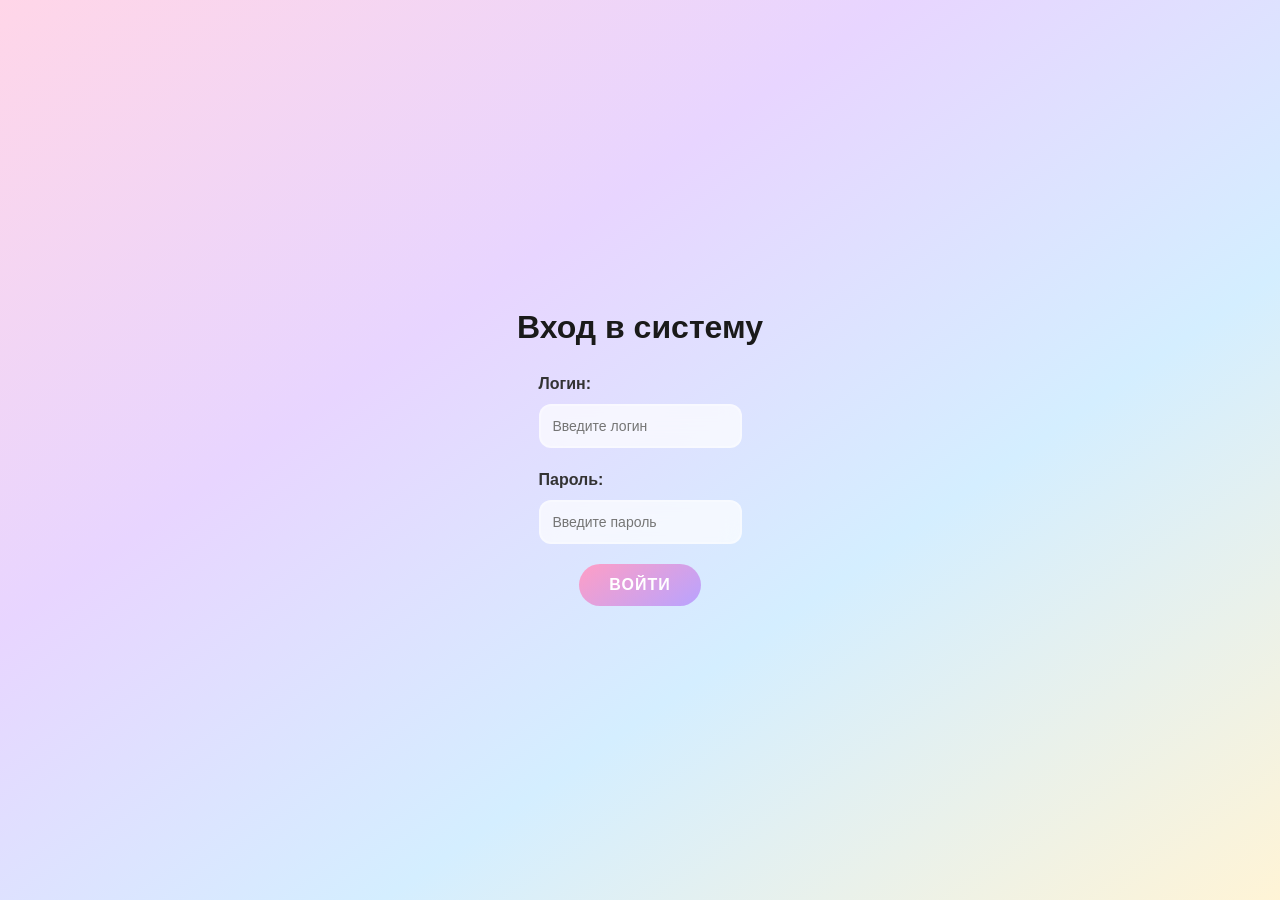
<file: pages/mediateka.html>
<!DOCTYPE html>
<html lang="ru">
<head>
	<meta charset="UTF-8">
	<meta name="viewport" content="width=device-width, initial-scale=1.0">
	<title>Медиатека — Наше местечко</title>
	<link rel="stylesheet" href="../style.css">
	<link href="https://fonts.googleapis.com/css2?family=Rubik+Mono+One&display=swap" rel="stylesheet">
</head>
<body>
	<div class="background">
		<div class="blob blob1"></div>
		<div class="blob blob2"></div>
		<div class="blob blob3"></div>
	</div>
	<!-- Логотип PUFFY над навигацией -->
	<div class="top-logo">
		<div class="logo-small">PUFFY</div>
	</div>
	
	<nav class="top-menu" aria-label="Главное меню">
		<a href="../index.html" class="home-btn">🏠 Главная</a>
		<a href="diary.html">Дневник</a>
		<a href="wishlist.html">Вишлист</a>
		<a href="recipes.html">Рецепты</a>
		<a href="todolist.html">Список дел</a>
		<a href="mediateka.html">Медиатека</a>
		<a href="#" onclick="logout()" class="logout-btn">Выход</a>
	</nav>
	<main class="container">
		<header class="hero">
			<p class="date" id="current-date"></p>
			<div class="mobile-header">
				<h1 class="page-title">Медиатека</h1>
				<div class="mobile-add-btn">
					<a href="mediateka.html?add=1" class="btn-primary mobile-btn">+ Добавить медиа</a>
				</div>
			</div>
		</header>
		<section class="content">
		<!-- Контент будет генерироваться JavaScript -->
	</section>
	</main>
	<nav class="bottom-nav" aria-label="Навигация по разделам">
		<a href="../index.html" title="Главная" class="nav-item">
			<span class="nav-icon">🏠</span>
			<span class="nav-label">Главная</span>
		</a>
		<a href="diary.html" title="Дневник" class="nav-item">
			<span class="nav-icon">📔</span>
			<span class="nav-label">Дневник</span>
		</a>
		<a href="wishlist.html" title="Вишлист" class="nav-item">
			<span class="nav-icon">⭐</span>
			<span class="nav-label">Вишлист</span>
		</a>
		<a href="recipes.html" title="Рецепты" class="nav-item">
			<span class="nav-icon">🍳</span>
			<span class="nav-label">Рецепты</span>
		</a>
		<a href="todolist.html" title="Список дел" class="nav-item">
			<span class="nav-icon">✅</span>
			<span class="nav-label">Дела</span>
		</a>
		<a href="mediateka.html" title="Медиатека" class="nav-item">
			<span class="nav-icon">🎬</span>
			<span class="nav-label">Медиатека</span>
		</a>
	</nav>
	<script src="../auth.js"></script>
	<script src="../mediateka.js"></script>
	<script>
		// Проверка аутентификации
		if (localStorage.getItem("auth") !== "true") { 
			window.location.href = "../login.html"; 
		}
		
		// Инициализация после загрузки всех скриптов
		window.addEventListener('load', function() {
			console.log('Window loaded, initializing mediateka...');
			
			// Установка даты
			var d = new Date();
			var dateElement = document.getElementById('current-date');
			if (dateElement) {
				dateElement.textContent = d.toLocaleDateString('ru-RU', { day: 'numeric', month: 'long' });
			}
			
			// Инициализация медиатеки
			setTimeout(function() {
				if (typeof initializeMediateka === 'function') {
					console.log('Calling initializeMediateka...');
					initializeMediateka();
				} else {
					console.error('initializeMediateka function not found');
				}
			}, 100);
		});
	</script>
</body>
</html>
</file>
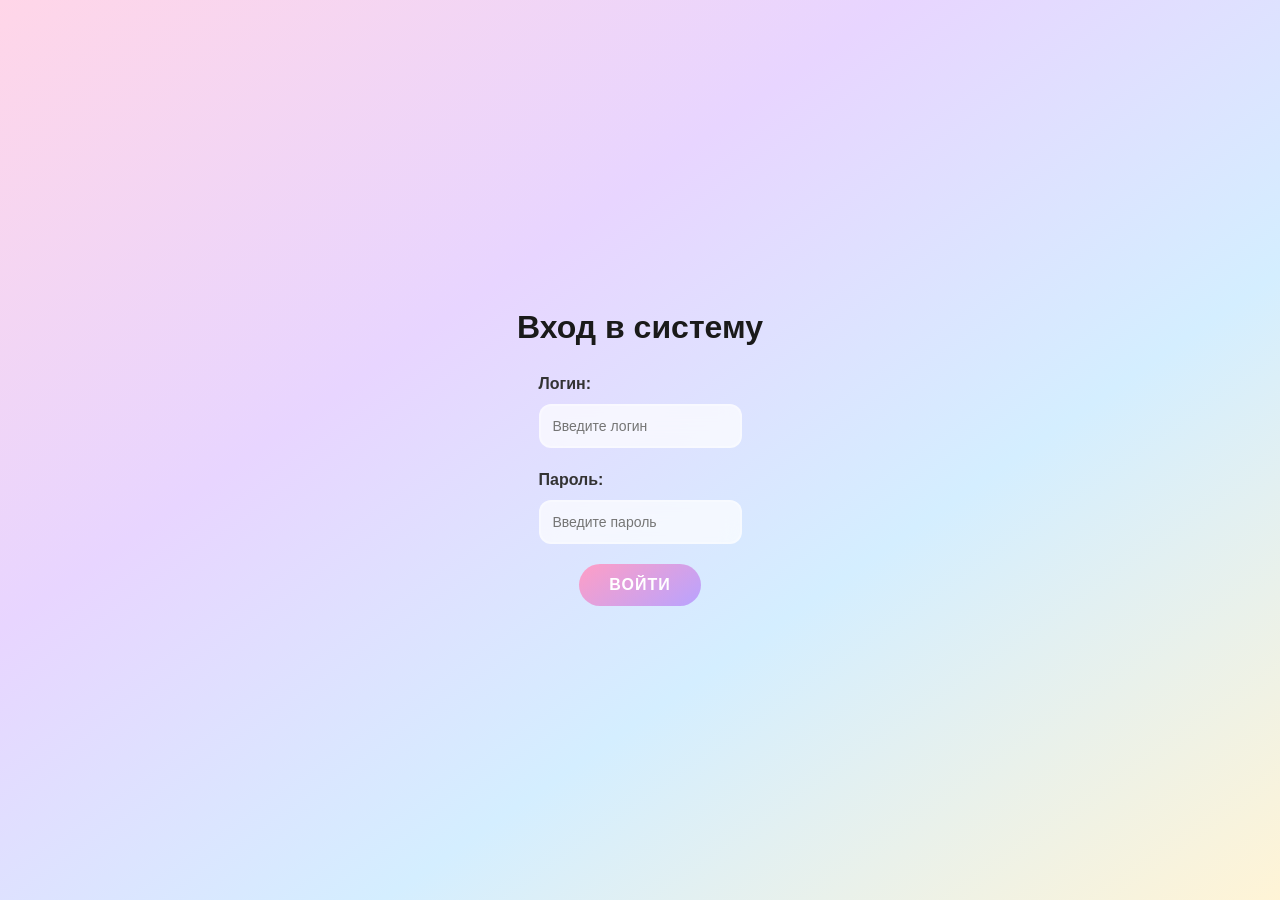
<file: pages/recipes.html>
<!DOCTYPE html>
<html lang="ru">
<head>
	<meta charset="UTF-8">
	<meta name="viewport" content="width=device-width, initial-scale=1.0">
	<title>Рецепты — Наше местечко</title>
	<link rel="stylesheet" href="../style.css">
	<link href="https://fonts.googleapis.com/css2?family=Rubik+Mono+One&display=swap" rel="stylesheet">
</head>
<body>
	<div class="background">
		<div class="blob blob1"></div>
		<div class="blob blob2"></div>
		<div class="blob blob3"></div>
	</div>
	<!-- Логотип PUFFY над навигацией -->
	<div class="top-logo">
		<div class="logo-small">PUFFY</div>
	</div>
	
	<nav class="top-menu" aria-label="Главное меню">
		<a href="../index.html" class="home-btn">🏠 Главная</a>
		<a href="diary.html">Дневник</a>
		<a href="wishlist.html">Вишлист</a>
		<a href="recipes.html">Рецепты</a>
		<a href="todolist.html">Список дел</a>
		<a href="mediateka.html">Медиатека</a>
		<a href="#" onclick="logout()" class="logout-btn">Выход</a>
	</nav>
	<main class="container">
		<header class="hero">
			<p class="date" id="current-date"></p>
			<div class="mobile-header">
				<h1 class="page-title">Рецепты</h1>
				<div class="mobile-add-btn">
					<a href="recipes.html?add=1" class="btn-primary mobile-btn">+ Добавить рецепт</a>
				</div>
			</div>
		</header>
		<section class="content">
		<!-- Контент будет генерироваться JavaScript -->
	</section>
	</main>
	<nav class="bottom-nav" aria-label="Навигация по разделам">
		<a href="../index.html" title="Главная" class="nav-item">
			<span class="nav-icon">🏠</span>
			<span class="nav-label">Главная</span>
		</a>
		<a href="diary.html" title="Дневник" class="nav-item">
			<span class="nav-icon">📔</span>
			<span class="nav-label">Дневник</span>
		</a>
		<a href="wishlist.html" title="Вишлист" class="nav-item">
			<span class="nav-icon">⭐</span>
			<span class="nav-label">Вишлист</span>
		</a>
		<a href="recipes.html" title="Рецепты" class="nav-item">
			<span class="nav-icon">🍳</span>
			<span class="nav-label">Рецепты</span>
		</a>
		<a href="todolist.html" title="Список дел" class="nav-item">
			<span class="nav-icon">✅</span>
			<span class="nav-label">Дела</span>
		</a>
		<a href="mediateka.html" title="Медиатека" class="nav-item">
			<span class="nav-icon">🎬</span>
			<span class="nav-label">Медиатека</span>
		</a>
	</nav>
	<script src="../auth.js"></script>
	<script src="../recipes.js"></script>
	<script>
		// Проверка аутентификации
		if (localStorage.getItem("auth") !== "true") { 
			window.location.href = "../login.html"; 
		}
		
		// Инициализация после загрузки всех скриптов
		window.addEventListener('load', function() {
			console.log('Window loaded, initializing recipes...');
			
			// Установка даты
			var d = new Date();
			var dateElement = document.getElementById('current-date');
			if (dateElement) {
				dateElement.textContent = d.toLocaleDateString('ru-RU', { day: 'numeric', month: 'long' });
			}
			
			// Инициализация рецептов
			setTimeout(function() {
				if (typeof initializeRecipes === 'function') {
					console.log('Calling initializeRecipes...');
					initializeRecipes();
				} else {
					console.error('initializeRecipes function not found');
				}
			}, 100);
		});
	</script>
</body>
</html>
</file>
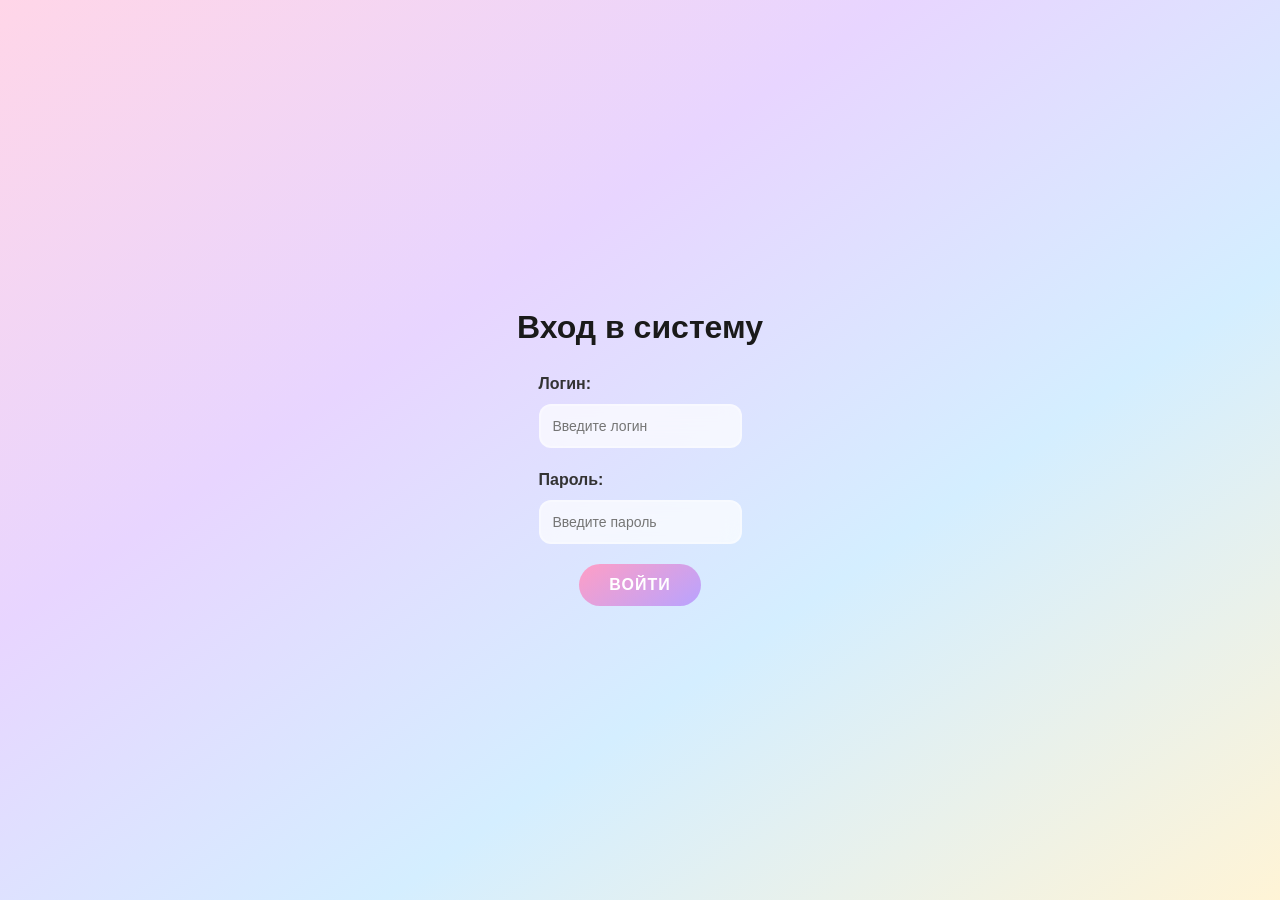
<file: pages/todolist.html>
<!DOCTYPE html>
<html lang="ru">
<head>
	<meta charset="UTF-8">
	<meta name="viewport" content="width=device-width, initial-scale=1.0">
	<title>Список дел — Наше местечко</title>
	<link rel="stylesheet" href="../style.css">
	<link href="https://fonts.googleapis.com/css2?family=Rubik+Mono+One&display=swap" rel="stylesheet">
</head>
<body>
	<div class="background">
		<div class="blob blob1"></div>
		<div class="blob blob2"></div>
		<div class="blob blob3"></div>
	</div>
	<!-- Логотип PUFFY над навигацией -->
	<div class="top-logo">
		<div class="logo-small">PUFFY</div>
	</div>
	
	<nav class="top-menu" aria-label="Главное меню">
		<a href="../index.html" class="home-btn">🏠 Главная</a>
		<a href="diary.html">Дневник</a>
		<a href="wishlist.html">Вишлист</a>
		<a href="recipes.html">Рецепты</a>
		<a href="todolist.html">Список дел</a>
		<a href="mediateka.html">Медиатека</a>
		<a href="#" onclick="logout()" class="logout-btn">Выход</a>
	</nav>
	<main class="container">
		<header class="hero">
			<p class="date" id="current-date"></p>
			<div class="mobile-header">
				<h1 class="page-title">Список дел</h1>
				<div class="mobile-add-btn">
					<a href="todolist.html?add=1" class="btn-primary mobile-btn">+ Добавить задачу</a>
				</div>
			</div>
		</header>
		<section class="content">
		<!-- Контент будет генерироваться JavaScript -->
	</section>
	</main>
	<nav class="bottom-nav" aria-label="Навигация по разделам">
		<a href="../index.html" title="Главная" class="nav-item">
			<span class="nav-icon">🏠</span>
			<span class="nav-label">Главная</span>
		</a>
		<a href="diary.html" title="Дневник" class="nav-item">
			<span class="nav-icon">📔</span>
			<span class="nav-label">Дневник</span>
		</a>
		<a href="wishlist.html" title="Вишлист" class="nav-item">
			<span class="nav-icon">⭐</span>
			<span class="nav-label">Вишлист</span>
		</a>
		<a href="recipes.html" title="Рецепты" class="nav-item">
			<span class="nav-icon">🍳</span>
			<span class="nav-label">Рецепты</span>
		</a>
		<a href="todolist.html" title="Список дел" class="nav-item">
			<span class="nav-icon">✅</span>
			<span class="nav-label">Дела</span>
		</a>
		<a href="mediateka.html" title="Медиатека" class="nav-item">
			<span class="nav-icon">🎬</span>
			<span class="nav-label">Медиатека</span>
		</a>
	</nav>
	<script src="../auth.js"></script>
	<script src="../todolist.js"></script>
	<script>
		// Проверка аутентификации
		if (localStorage.getItem("auth") !== "true") { 
			window.location.href = "../login.html"; 
		}
		
		// Инициализация после загрузки всех скриптов
		window.addEventListener('load', function() {
			console.log('Window loaded, initializing todo list...');
			
			// Установка даты
			var d = new Date();
			var dateElement = document.getElementById('current-date');
			if (dateElement) {
				dateElement.textContent = d.toLocaleDateString('ru-RU', { day: 'numeric', month: 'long' });
			}
			
			// Инициализация списка дел
			setTimeout(function() {
				if (typeof initializeTodoList === 'function') {
					console.log('Calling initializeTodoList...');
					initializeTodoList();
				} else {
					console.error('initializeTodoList function not found');
				}
			}, 100);
		});
	</script>
</body>
</html>
</file>
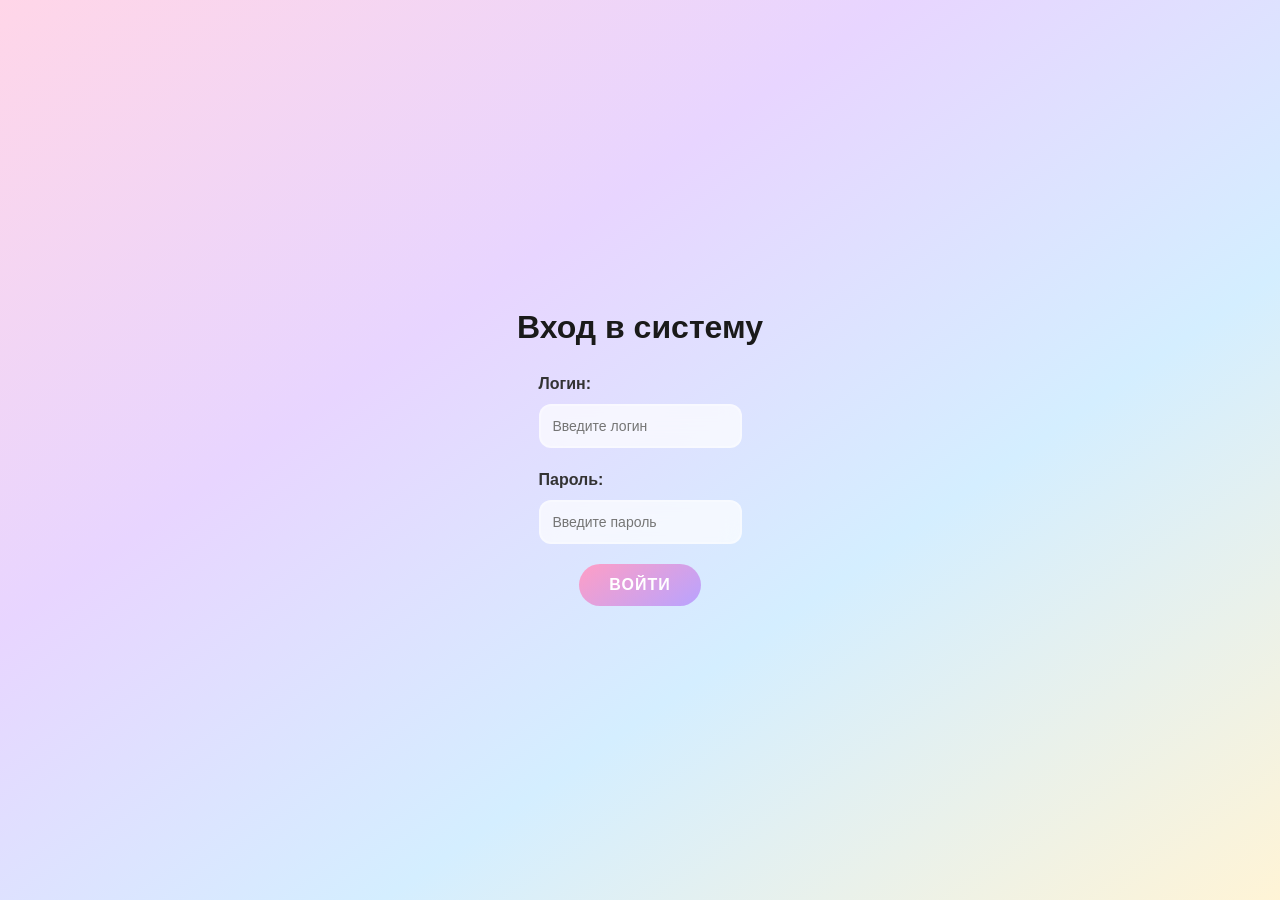
<file: pages/wishlist.html>
<!DOCTYPE html>
<html lang="ru">
<head>
	<meta charset="UTF-8">
	<meta name="viewport" content="width=device-width, initial-scale=1.0">
	<title>Вишлист — Наше местечко</title>
	<link rel="stylesheet" href="../style.css">
	<link href="https://fonts.googleapis.com/css2?family=Rubik+Mono+One&display=swap" rel="stylesheet">
</head>
<body>
	<div class="background">
		<div class="blob blob1"></div>
		<div class="blob blob2"></div>
		<div class="blob blob3"></div>
	</div>
	<!-- Логотип PUFFY над навигацией -->
	<div class="top-logo">
		<div class="logo-small">PUFFY</div>
	</div>
	
	<nav class="top-menu" aria-label="Главное меню">
		<a href="../index.html" class="home-btn">🏠 Главная</a>
		<a href="diary.html">Дневник</a>
		<a href="wishlist.html">Вишлист</a>
		<a href="recipes.html">Рецепты</a>
		<a href="todolist.html">Список дел</a>
		<a href="mediateka.html">Медиатека</a>
		<a href="#" onclick="logout()" class="logout-btn">Выход</a>
	</nav>
	<main class="container">
		<header class="hero">
			<p class="date" id="current-date"></p>
			<div class="mobile-header">
				<h1 class="page-title">Вишлист</h1>
				<div class="mobile-add-btn">
					<a href="wishlist.html?add=1" class="btn-primary mobile-btn">+ Добавить желание</a>
				</div>
			</div>
		</header>
		<section class="content">
		<!-- Контент будет генерироваться JavaScript -->
	</section>
	</main>
	<nav class="bottom-nav" aria-label="Навигация по разделам">
		<a href="../index.html" title="Главная" class="nav-item">
			<span class="nav-icon">🏠</span>
			<span class="nav-label">Главная</span>
		</a>
		<a href="diary.html" title="Дневник" class="nav-item">
			<span class="nav-icon">📔</span>
			<span class="nav-label">Дневник</span>
		</a>
		<a href="wishlist.html" title="Вишлист" class="nav-item">
			<span class="nav-icon">⭐</span>
			<span class="nav-label">Вишлист</span>
		</a>
		<a href="recipes.html" title="Рецепты" class="nav-item">
			<span class="nav-icon">🍳</span>
			<span class="nav-label">Рецепты</span>
		</a>
		<a href="todolist.html" title="Список дел" class="nav-item">
			<span class="nav-icon">✅</span>
			<span class="nav-label">Дела</span>
		</a>
		<a href="mediateka.html" title="Медиатека" class="nav-item">
			<span class="nav-icon">🎬</span>
			<span class="nav-label">Медиатека</span>
		</a>
	</nav>
	<script src="../auth.js"></script>
<script src="../wishlist.js"></script>
<script>
	// Проверка аутентификации
	if (localStorage.getItem("auth") !== "true") { 
		window.location.href = "../login.html"; 
	}
	
	// Инициализация после загрузки всех скриптов
	window.addEventListener('load', function() {
		console.log('Window loaded, initializing wishlist...');
		
		// Установка даты
		var d = new Date();
		var dateElement = document.getElementById('current-date');
		if (dateElement) {
			dateElement.textContent = d.toLocaleDateString('ru-RU', { day: 'numeric', month: 'long' });
		}
		
		// Инициализация вишлиста
		setTimeout(function() {
			if (typeof initializeWishlist === 'function') {
				console.log('Calling initializeWishlist...');
				initializeWishlist();
			} else {
				console.error('initializeWishlist function not found');
			}
		}, 100);
	});
</script>
</body>
</html>
</file>
<file: style.css>
/* Анимации появления */
@keyframes fadeInUp {
    from {
        opacity: 0;
        transform: translateY(30px);
    }
    to {
        opacity: 1;
        transform: translateY(0);
    }
}

@keyframes fadeInLeft {
    from {
        opacity: 0;
        transform: translateX(-30px);
    }
    to {
        opacity: 1;
        transform: translateX(0);
    }
}

@keyframes fadeInRight {
    from {
        opacity: 0;
        transform: translateX(30px);
    }
    to {
        opacity: 1;
        transform: translateX(0);
    }
}

@keyframes scaleIn {
    from {
        opacity: 0;
        transform: scale(0.8);
    }
    to {
        opacity: 1;
        transform: scale(1);
    }
}

@keyframes staggerIn {
    from {
        opacity: 0;
        transform: translateY(20px);
    }
    to {
        opacity: 1;
        transform: translateY(0);
    }
}

/* Базовые классы анимаций */
.fade-in-up {
    animation: fadeInUp 0.6s ease-out forwards;
}

.fade-in-left {
    animation: fadeInLeft 0.6s ease-out forwards;
}

.fade-in-right {
    animation: fadeInRight 0.6s ease-out forwards;
}

.scale-in {
    animation: scaleIn 0.4s ease-out forwards;
}

.stagger-in {
    animation: staggerIn 0.5s ease-out forwards;
}

/* Анимация для hero секции */
.hero {
    animation: fadeInUp 0.8s ease-out;
}

/* Анимация для карточек */
.card {
    animation: fadeInUp 0.6s ease-out backwards;
}

.quote-card {
    animation-delay: 0.1s;
}

.song-card {
    animation-delay: 0.2s;
}

.weather-card {
    animation-delay: 0.3s;
}

/* Анимация для элементов навигации */
.top-menu a {
    animation: fadeInLeft 0.6s ease-out backwards;
}

.top-menu a:nth-child(1) { animation-delay: 0.1s; }
.top-menu a:nth-child(2) { animation-delay: 0.2s; }
.top-menu a:nth-child(3) { animation-delay: 0.3s; }
.top-menu a:nth-child(4) { animation-delay: 0.4s; }
.top-menu a:nth-child(5) { animation-delay: 0.5s; }
.top-menu a:nth-child(6) { animation-delay: 0.6s; }

.bottom-nav a {
    animation: fadeInUp 0.6s ease-out backwards;
}

.bottom-nav a:nth-child(1) { animation-delay: 0.1s; }
.bottom-nav a:nth-child(2) { animation-delay: 0.2s; }
.bottom-nav a:nth-child(3) { animation-delay: 0.3s; }
.bottom-nav a:nth-child(4) { animation-delay: 0.4s; }
.bottom-nav a:nth-child(5) { animation-delay: 0.5s; }

/* Анимация для элементов списка */
.note-item,
.wishlist-item,
.recipe-item,
.todo-item,
.mediateka-item {
    animation: staggerIn 0.5s ease-out backwards;
}

.note-item:nth-child(1) { animation-delay: 0.05s; }
.note-item:nth-child(2) { animation-delay: 0.1s; }
.note-item:nth-child(3) { animation-delay: 0.15s; }
.note-item:nth-child(4) { animation-delay: 0.2s; }
.note-item:nth-child(5) { animation-delay: 0.25s; }

.wishlist-item:nth-child(1) { animation-delay: 0.05s; }
.wishlist-item:nth-child(2) { animation-delay: 0.1s; }
.wishlist-item:nth-child(3) { animation-delay: 0.15s; }
.wishlist-item:nth-child(4) { animation-delay: 0.2s; }
.wishlist-item:nth-child(5) { animation-delay: 0.25s; }

.recipe-item:nth-child(1) { animation-delay: 0.05s; }
.recipe-item:nth-child(2) { animation-delay: 0.1s; }
.recipe-item:nth-child(3) { animation-delay: 0.15s; }
.recipe-item:nth-child(4) { animation-delay: 0.2s; }
.recipe-item:nth-child(5) { animation-delay: 0.25s; }

.todo-item:nth-child(1) { animation-delay: 0.05s; }
.todo-item:nth-child(2) { animation-delay: 0.1s; }
.todo-item:nth-child(3) { animation-delay: 0.15s; }
.todo-item:nth-child(4) { animation-delay: 0.2s; }
.todo-item:nth-child(5) { animation-delay: 0.25s; }

.mediateka-item:nth-child(1) { animation-delay: 0.05s; }
.mediateka-item:nth-child(2) { animation-delay: 0.1s; }
.mediateka-item:nth-child(3) { animation-delay: 0.15s; }
.mediateka-item:nth-child(4) { animation-delay: 0.2s; }
.mediateka-item:nth-child(5) { animation-delay: 0.25s; }

/* Анимация для кнопок */
.add-entry-btn,
.btn-primary,
.btn-secondary {
    animation: scaleIn 0.4s ease-out backwards;
}

/* Анимация для форм */
.form-group {
    animation: fadeInUp 0.5s ease-out backwards;
}

.form-group:nth-child(1) { animation-delay: 0.1s; }
.form-group:nth-child(2) { animation-delay: 0.2s; }
.form-group:nth-child(3) { animation-delay: 0.3s; }
.form-group:nth-child(4) { animation-delay: 0.4s; }

@property --puff {
    syntax: "<length>";
    initial-value: 0px;
    inherits: false;
}

body {
    margin: 0;
    font-family: -apple-system, BlinkMacSystemFont, 'Segoe UI', sans-serif;
    color: #1a1a1a;
    background: linear-gradient(145deg, #ffd6e8 0%, #e8d5ff 35%, #d4eeff 65%, #fff4d6 100%);
    height: 100vh;
    line-height: 1.5;
}

.background {

position: fixed;

top: 0;
left: 0;

width: 100%;
height: 100%;

overflow: hidden;

z-index: -1;

}

.blob {

position: absolute;

width: 500px;
height: 500px;

border-radius: 50%;

filter: blur(120px);

opacity: 0.6;

animation: float 20s infinite ease-in-out;

}

.blob1 {
    background: #ff9ec5;
    top: -100px;
    left: -100px;
}

.blob2 {
    background: #b8a3ff;
    bottom: -120px;
    right: -120px;
    animation-duration: 25s;
}

.blob3 {
    background: #7dd3fc;
    top: 40%;
    left: 60%;
    animation-duration: 30s;
}

@keyframes float {

0% {
transform: translate(0px, 0px);
}

50% {
transform: translate(80px, -60px);
}

100% {
transform: translate(0px, 0px);
}

}

.container {
    margin: auto;
    min-height: 100vh;
    display: flex;
    flex-direction: column;
    justify-content: center;
    align-items: center;
    text-align: center;
    padding: 100px 20px 80px;
    box-sizing: border-box;
}

.hero {
    margin-bottom: 40px;
}

.tagline {
    font-size: 1.1rem;
    color: #444;
    margin: 8px 0 4px;
    font-weight: 500;
}

.daily {
    margin-bottom: 50px;
    width: 100%;
    max-width: 960px;
}

.daily-row {
    display: flex;
    flex-wrap: wrap;
    gap: 24px;
    justify-content: center;
    align-items: stretch;
}

.card {
    position: relative;
}

.card-title {
    font-size: 0.85rem;
    font-weight: 600;
    text-transform: uppercase;
    letter-spacing: 0.08em;
    color: #555;
    margin: 0 0 12px 0;
    text-align: left;
}

.quote {
    margin-bottom: 30px;
    font-style: italic;
    opacity: 0.8;
}

.quote-row {
    display: flex;
    flex-wrap: wrap;
    align-items: flex-start;
    justify-content: center;
    gap: 16px;
    margin-bottom: 24px;
}

.quote-card {
    flex: 1 1 300px;
    max-width: 600px;
    padding: 24px 28px;
    margin: 0;
    border-radius: 16px;
    background: rgba(255,255,255,0.4);
    backdrop-filter: blur(20px);
    -webkit-backdrop-filter: blur(20px);
    border: 1px solid rgba(255,255,255,0.5);
    box-shadow: 0 8px 24px rgba(0,0,0,0.08);
}

.add-entry-wrap {
    position: relative;
    flex-shrink: 0;
}

.add-entry-btn {
    display: flex;
    align-items: center;
    justify-content: center;
    min-width: 120px;
    padding: 14px 20px;
    border-radius: 14px;
    background: rgba(255, 255, 255, 0.35);
    backdrop-filter: blur(12px);
    -webkit-backdrop-filter: blur(12px);
    border: 1px solid rgba(255, 255, 255, 0.45);
    box-shadow: 0 4px 16px rgba(0, 0, 0, 0.06), inset 0 1px 0 rgba(255, 255, 255, 0.6);
    color: #2c2c2c;
    font-size: 0.95rem;
    font-weight: 600;
    cursor: pointer;
    transition: background 0.2s, transform 0.2s, box-shadow 0.2s;
}

.add-entry-btn:hover {
    background: rgba(255, 255, 255, 0.5);
    transform: translateY(-1px);
    box-shadow: 0 6px 20px rgba(0, 0, 0, 0.08), inset 0 1px 0 rgba(255, 255, 255, 0.8);
}

.add-entry-dropdown {
    position: absolute;
    top: 100%;
    left: 0;
    margin-top: 8px;
    min-width: 180px;
    padding: 8px;
    border-radius: 14px;
    background: rgba(255, 255, 255, 0.4);
    backdrop-filter: blur(20px);
    -webkit-backdrop-filter: blur(20px);
    border: 1px solid rgba(255, 255, 255, 0.5);
    box-shadow: 0 10px 32px rgba(0, 0, 0, 0.12);
    z-index: 50;
}

.add-entry-dropdown a {
    display: block;
    padding: 10px 14px;
    border-radius: 10px;
    color: #2c2c2c;
    text-decoration: none;
    font-weight: 500;
    font-size: 0.95rem;
    transition: background 0.15s;
}

.add-entry-dropdown a:hover {
    background: rgba(255, 255, 255, 0.6);
}

.quote-text {
    font-size: 1.25rem;
    line-height: 1.6;
    font-style: italic;
    color: #222;
    margin: 0;
}

.quote-author {

    margin-top: 15px;

    opacity: 0.6;

}

.content {
    width: 100%;
    max-width: 600px;
    margin: 0 auto;
}

.content-card {
    padding: 24px 28px;
    border-radius: 16px;
    background: rgba(255,255,255,0.4);
    backdrop-filter: blur(20px);
    -webkit-backdrop-filter: blur(20px);
    border: 1px solid rgba(255,255,255,0.5);
    box-shadow: 0 8px 24px rgba(0,0,0,0.08);
}

.content-placeholder {
    margin: 0;
    color: #555;
    line-height: 1.6;
}

.song-card,
.weather-card {
    flex: 1 1 280px;
    min-width: 260px;
    max-width: 460px;
    margin: 0;
    padding: 24px 28px;
    border-radius: 16px;
    background: rgba(255,255,255,0.4);
    backdrop-filter: blur(20px);
    -webkit-backdrop-filter: blur(20px);
    border: 1px solid rgba(255,255,255,0.5);
    box-shadow: 0 8px 24px rgba(0,0,0,0.08);
}

.song-card {
    margin: 0;
}

.weather-card {
    display: flex;
    flex-direction: column;
}

.weather-content {
    flex: 1;
    display: flex;
    flex-direction: column;
    justify-content: center;
    min-height: 140px;
    text-align: left;
}

.weather-main {
    display: flex;
    align-items: center;
    gap: 16px;
    margin-bottom: 12px;
}

.weather-emoji {
    font-size: 3rem;
    line-height: 1;
}

.weather-temp-block {
    display: flex;
    flex-direction: column;
    gap: 2px;
}

.weather-temp {
    font-size: 2.25rem;
    font-weight: 700;
    color: #1a1a1a;
    line-height: 1.1;
}

.weather-desc {
    font-size: 1rem;
    color: #555;
}

.weather-details {
    display: flex;
    flex-wrap: wrap;
    gap: 12px 20px;
    font-size: 0.9rem;
    color: #666;
}

.weather-detail {
    white-space: nowrap;
}

.weather-loading,
.weather-error {
    margin: 0;
    color: #666;
    font-size: 0.95rem;
}

.weather-error {
    color: #a44;
}

.song-title {
    font-size: 0.85rem;
    color: #555;
    margin-bottom: 6px;
}

.song-link {
    text-decoration: none;
    font-weight: 500;
    color: #4a6cff;
}

.song-link:hover {
    text-decoration: underline;
}


.logo {
    font-family: 'Rubik Mono One', sans-serif;
    font-size: 90px;
    letter-spacing: 6px;
    position: relative;
    cursor: default;
}

.logo-letter {
    display: inline-block;
    background: linear-gradient(90deg, #6a8cff, #8ed0ff);
    background-size: 500% 100%;
    -webkit-background-clip: text;
    background-clip: text;
    -webkit-text-fill-color: transparent;
    --puff: 0px;
    filter: drop-shadow(0 0 var(--puff) rgba(106, 140, 255, 0.75))
            drop-shadow(0 0 calc(var(--puff) * 1.8) rgba(130, 175, 255, 0.5))
            drop-shadow(0 0 calc(var(--puff) * 3) rgba(142, 208, 255, 0.3));
    transition: --puff 0.5s ease-out;
}

.logo-letter:nth-child(1) { background-position: 0% 0; }
.logo-letter:nth-child(2) { background-position: 25% 0; }
.logo-letter:nth-child(3) { background-position: 50% 0; }
.logo-letter:nth-child(4) { background-position: 75% 0; }
.logo-letter:nth-child(5) { background-position: 100% 0; }

/* При наведении буква «раздувается» как облако (опухлость без размытия контура) */
.logo-letter:hover {
    --puff: 10px;
}

/* Логотип PUFFY слева от навигации */
.top-logo {
    position: absolute;
    top: 24px;
    left: 20px;
    z-index: 10;
}

.top-logo .logo-small {
    font-family: 'Rubik Mono One', sans-serif;
    font-size: 16px;
    letter-spacing: 1px;
    margin: 0;
    cursor: default;
    text-align: center;
    padding: 10px 16px;
    border-radius: 14px;
    background: linear-gradient(90deg, #6a8cff, #8ed0ff);
    background-size: 500% 100%;
    -webkit-background-clip: text;
    background-clip: text;
    -webkit-text-fill-color: transparent;
    --puff: 0px;
    filter: drop-shadow(0 0 var(--puff) rgba(106, 140, 255, 0.75))
            drop-shadow(0 0 calc(var(--puff) * 1.8) rgba(130, 175, 255, 0.5))
            drop-shadow(0 0 calc(var(--puff) * 3) rgba(142, 208, 255, 0.3));
    transition: --puff 0.5s ease-out;
    border: 1px solid rgba(106, 140, 255, 0.2);
    color: transparent;
}

.top-logo .logo-small:hover {
    --puff: 4px;
}

.logo-small {
    font-family: 'Rubik Mono One', sans-serif;
    font-size: 24px;
    letter-spacing: 2px;
    margin: 0;
    cursor: default;
    text-align: center;
}

.logo-letter-small {
    display: inline-block;
    background: linear-gradient(90deg, #6a8cff, #8ed0ff);
    background-size: 500% 100%;
    -webkit-background-clip: text;
    background-clip: text;
    -webkit-text-fill-color: transparent;
    --puff: 0px;
    filter: drop-shadow(0 0 var(--puff) rgba(106, 140, 255, 0.75))
            drop-shadow(0 0 calc(var(--puff) * 1.8) rgba(130, 175, 255, 0.5))
            drop-shadow(0 0 calc(var(--puff) * 3) rgba(142, 208, 255, 0.3));
    transition: --puff 0.5s ease-out;
}

.logo-letter-small:nth-child(1) { background-position: 0% 0; }
.logo-letter-small:nth-child(2) { background-position: 25% 0; }
.logo-letter-small:nth-child(3) { background-position: 50% 0; }
.logo-letter-small:nth-child(4) { background-position: 75% 0; }
.logo-letter-small:nth-child(5) { background-position: 100% 0; }

.logo-letter-small:hover {
    --puff: 6px;
}

.page-title {
    font-family: 'Rubik Mono One', sans-serif;
    font-size: 48px;
    letter-spacing: 2px;
    margin: 0 0 10px 0;
    color: #333;
    text-align: center;
}

.mobile-header {
    display: flex;
    align-items: center;
    justify-content: space-between;
    gap: 20px;
    margin-bottom: 10px;
}

.mobile-header .page-title {
    font-size: 36px;
    margin: 0;
    text-align: left;
    flex: 1;
}

.mobile-header .mobile-add-btn {
    margin: 0;
    flex-shrink: 0;
}

.date {
    color: #666;
    margin: 0;
    font-size: 1rem;
}

/* Верхняя навигация — стеклянный стиль (ПК) */
.top-menu {
    position: absolute;
    top: 24px;
    left: 50%;
    transform: translateX(-50%);
    display: flex;
    flex-wrap: wrap;
    justify-content: center;
    gap: 8px;
    padding: 10px 16px;
    border-radius: 20px;
    background: rgba(255, 255, 255, 0.18);
    backdrop-filter: blur(20px);
    -webkit-backdrop-filter: blur(20px);
    border: 1px solid rgba(255, 255, 255, 0.35);
    box-shadow:
        0 8px 32px rgba(0, 0, 0, 0.08),
        inset 0 1px 0 rgba(255, 255, 255, 0.5);
}

.top-menu a {
    position: relative;
    padding: 10px 18px;
    border-radius: 14px;
    text-decoration: none;
    color: #2c2c2c;
    font-weight: 500;
    font-size: 0.95rem;
    background: rgba(255, 255, 255, 0.12);
    backdrop-filter: blur(12px);
    -webkit-backdrop-filter: blur(12px);
    border: 1px solid rgba(255, 255, 255, 0.25);
    box-shadow:
        0 2px 8px rgba(0, 0, 0, 0.04),
        inset 0 1px 0 rgba(255, 255, 255, 0.4);
    overflow: hidden;
    transition: all 0.3s cubic-bezier(0.4, 0, 0.2, 1);
    transform: translateZ(0);
    will-change: transform, box-shadow;
}

.top-menu a::before {
    content: "";
    position: absolute;
    top: 0;
    left: -100%;
    width: 100%;
    height: 100%;
    background: linear-gradient(
        90deg,
        transparent,
        rgba(255, 255, 255, 0.3),
        transparent
    );
    transition: left 0.6s ease;
    z-index: 1;
}

.top-menu a::after {
    content: "";
    position: absolute;
    top: 50%;
    left: 50%;
    width: 0;
    height: 0;
    background: radial-gradient(
        circle,
        rgba(255, 255, 255, 0.6),
        transparent 70%
    );
    border-radius: 50%;
    transform: translate(-50%, -50%);
    transition: all 0.4s ease;
    z-index: 0;
}

.top-menu a:hover {
    transform: translateY(-3px) scale(1.02);
    background: rgba(255, 255, 255, 0.25);
    border: 1px solid rgba(255, 255, 255, 0.5);
    box-shadow:
        0 12px 32px rgba(0, 0, 0, 0.12),
        0 4px 16px rgba(0, 0, 0, 0.08),
        inset 0 1px 0 rgba(255, 255, 255, 0.7);
}

.top-menu a:hover::before {
    left: 100%;
}

.top-menu a:hover::after {
    width: 100%;
    height: 100%;
}

.top-menu a:active {
    transform: translateY(-1px) scale(0.98);
    transition: all 0.1s ease;
}

/* Улучшенные hover эффекты для bottom-nav */
.bottom-nav a {
    text-decoration: none;
    font-size: 0.9rem;
    font-weight: 500;
    color: #333;
    padding: 8px 10px;
    border-radius: 12px;
    display: flex;
    align-items: center;
    gap: 4px;
    transition: all 0.3s cubic-bezier(0.4, 0, 0.2, 1);
    transform: translateZ(0);
    position: relative;
    overflow: hidden;
}

.bottom-nav a::before {
    content: "";
    position: absolute;
    top: 50%;
    left: 50%;
    width: 0;
    height: 0;
    background: radial-gradient(
        circle,
        rgba(184, 163, 255, 0.3),
        transparent 70%
    );
    border-radius: 50%;
    transform: translate(-50%, -50%);
    transition: all 0.4s ease;
    z-index: 0;
}

.bottom-nav a:hover {
    background: rgba(255, 255, 255, 0.7);
    transform: translateY(-2px) scale(1.05);
    box-shadow: 0 8px 20px rgba(0, 0, 0, 0.1);
}

.bottom-nav a:hover::before {
    width: 100%;
    height: 100%;
}

.bottom-nav a:active {
    transform: translateY(0) scale(0.95);
    transition: all 0.1s ease;
}

/* Улучшенные hover эффекты для кнопок */
.btn-primary,
.btn-secondary {
    padding: 12px 30px;
    border: none;
    border-radius: 25px;
    font-size: 16px;
    font-weight: 600;
    cursor: pointer;
    transition: all 0.3s cubic-bezier(0.4, 0, 0.2, 1);
    text-transform: uppercase;
    letter-spacing: 1px;
    position: relative;
    overflow: hidden;
    transform: translateZ(0);
}

.btn-primary::before,
.btn-secondary::before {
    content: "";
    position: absolute;
    top: 50%;
    left: 50%;
    width: 0;
    height: 0;
    background: radial-gradient(
        circle,
        rgba(255, 255, 255, 0.4),
        transparent 70%
    );
    border-radius: 50%;
    transform: translate(-50%, -50%);
    transition: all 0.5s ease;
    z-index: 1;
}

.btn-primary:hover,
.btn-secondary:hover {
    transform: translateY(-4px) scale(1.02);
}

.btn-primary:hover::before,
.btn-secondary:hover::before {
    width: 200%;
    height: 200%;
}

.btn-primary:active,
.btn-secondary:active {
    transform: translateY(-2px) scale(0.98);
    transition: all 0.1s ease;
}

/* Улучшенные hover эффекты для карточек */
.card {
    transition: all 0.3s cubic-bezier(0.4, 0, 0.2, 1);
    transform: translateZ(0);
}

.card:hover {
    transform: translateY(-5px) scale(1.01);
    box-shadow: 
        0 20px 40px rgba(0, 0, 0, 0.1),
        0 8px 16px rgba(0, 0, 0, 0.08);
}

/* Улучшенные hover эффекты для элементов списка */
.note-item:hover,
.wishlist-item:hover,
.recipe-item:hover,
.todo-item:hover,
.mediateka-item:hover {
    transform: translateY(-4px) scale(1.01);
    box-shadow: 
        0 20px 40px rgba(0, 0, 0, 0.12),
        0 8px 20px rgba(0, 0, 0, 0.08);
    border-color: rgba(255, 255, 255, 0.5);
}

/* Улучшенные hover эффекты для иконок */
.note-toggle:hover,
.note-delete:hover,
.wishlist-item-delete:hover,
.recipe-delete:hover,
.todo-delete:hover,
.mediateka-item-delete:hover {
    transform: scale(1.1) rotate(5deg);
    transition: all 0.2s cubic-bezier(0.4, 0, 0.2, 1);
}

.note-toggle:active,
.note-delete:active,
.wishlist-item-delete:active,
.recipe-delete:active,
.todo-delete:active,
.mediateka-item-delete:active {
    transform: scale(0.95) rotate(-5deg);
    transition: all 0.1s ease;
}

.top-menu .home-btn {
    background: rgba(125,211,252,0.3) !important;
    color: #0ea5e9 !important;
    border-color: rgba(125,211,252,0.4) !important;
}

.top-menu .home-btn:hover {
    background: rgba(125,211,252,0.5) !important;
    border-color: rgba(125,211,252,0.6) !important;
}

.top-menu .logout-btn {
    background: rgba(255,107,107,0.3) !important;
    color: #ff6b6b !important;
    border-color: rgba(255,107,107,0.4) !important;
}

.top-menu .logout-btn:hover {
    background: rgba(255,107,107,0.5) !important;
    border-color: rgba(255,107,107,0.6) !important;
}

@media (max-width: 700px) {
    .container {
        padding: 80px 16px 100px;
    }
    .logo {
        font-size: 52px;
        letter-spacing: 3px;
    }
    .tagline {
        font-size: 1rem;
    }
    
    /* Маленький логотип на мобильных */
    .top-logo {
        top: 20px;
        left: 16px;
    }
    .top-logo .logo-small {
        font-size: 12px !important;
        letter-spacing: 0.5px !important;
        padding: 6px 10px !important;
    }
    
    .logo-small {
        font-size: 18px;
        letter-spacing: 1px;
    }
    
    .logo-letter-small:hover {
        --puff: 4px;
    }
    
    /* Название страницы на мобильных */
    .page-title {
        font-size: 32px;
        letter-spacing: 1px;
        margin-bottom: 8px;
    }
    
    /* Мобильный заголовок на мобильных */
    .mobile-header {
        flex-direction: column;
        align-items: flex-start;
        gap: 15px;
        margin-bottom: 15px;
    }
    
    .mobile-header .page-title {
        font-size: 28px;
        text-align: center;
        width: 100%;
    }
    
    .mobile-header .mobile-add-btn {
        align-self: center;
    }
    
    .top-menu {
        gap: 8px;
        padding: 8px 12px;
    }
    .top-menu a {
        padding: 6px 10px;
        font-size: 0.9rem;
    }
    .daily-row {
        flex-direction: column;
        align-items: center;
        gap: 20px;
    }
    .quote-row {
        display: none;
    }
    .add-entry-wrap {
        align-self: center;
    }
    .add-entry-btn {
        min-width: 140px;
    }
    .song-card,
    .weather-card {
        max-width: 100%;
        padding: 20px;
    }
    .card-title {
        font-size: 0.75rem;
    }
    .bottom-nav a {
        font-size: 0.8rem;
        padding: 6px 8px;
    }
}

.bottom-nav {
    position: fixed;
    bottom: 20px;
    left: 50%;
    transform: translateX(-50%);
    display: flex;
    flex-wrap: wrap;
    justify-content: center;
    gap: 6px;
    padding: 12px 16px;
    border-radius: 20px;
    background: rgba(255,255,255,0.5);
    backdrop-filter: blur(20px);
    border: 1px solid rgba(255,255,255,0.5);
    box-shadow: 0 8px 24px rgba(0,0,0,0.08);
    z-index: 100;
}

.bottom-nav a {
    text-decoration: none;
    font-size: 0.9rem;
    font-weight: 500;
    color: #333;
    padding: 8px 10px;
    border-radius: 12px;
    display: flex;
    align-items: center;
    gap: 4px;
    transition: background 0.2s, transform 0.2s;
}

.bottom-nav a:hover {
    background: rgba(255,255,255,0.6);
    transform: translateY(-1px);
}

@media (max-width: 700px) {

.top-menu {
display: none;
}

}

@media (min-width: 701px) {

.bottom-nav {
display: none;
}

}

/*
.top-menu a::before {

content: "";

position: absolute;

top: 0;
left: -120%;

width: 120%;
height: 100%;

background: linear-gradient(
120deg,
transparent,
rgba(255,255,255,0.6),
transparent
);

transition: transform 0.6s;

}

.top-menu a:hover::before {

transform: translateX(220%);

}

.top-menu a.active {

background: rgba(255,255,255,0.6);

}
*/

/* Стили для поиска */
.search-container {
    margin-bottom: 25px;
    animation: fadeInUp 0.6s ease-out backwards;
    animation-delay: 0.2s;
}

.search-input-wrapper {
    position: relative;
    display: flex;
    align-items: center;
    background: rgba(255, 255, 255, 0.8);
    backdrop-filter: blur(12px);
    border: 2px solid rgba(255, 255, 255, 0.3);
    border-radius: 20px;
    padding: 4px;
    transition: all 0.3s cubic-bezier(0.4, 0, 0.2, 1);
    transform: translateZ(0);
}

.search-input-wrapper:focus-within {
    border-color: rgba(255, 255, 255, 0.5);
    background: rgba(255, 255, 255, 0.9);
    transform: translateY(-2px);
    box-shadow: 0 8px 25px rgba(0, 0, 0, 0.1);
}

.search-input {
    flex: 1;
    border: none;
    background: transparent;
    padding: 12px 16px 12px 45px;
    font-size: 15px;
    font-family: inherit;
    color: #333;
    outline: none;
    transition: all 0.3s ease;
}

.search-input::placeholder {
    color: #999;
    transition: opacity 0.3s ease;
}

.search-input:focus::placeholder {
    opacity: 0.7;
}

.search-icon {
    position: absolute;
    left: 16px;
    top: 50%;
    transform: translateY(-50%);
    width: 20px;
    height: 20px;
    color: #666;
    pointer-events: none;
    transition: color 0.3s ease;
}

.search-input-wrapper:focus-within .search-icon {
    color: #b8a3ff;
}

.search-clear {
    position: absolute;
    right: 12px;
    top: 50%;
    transform: translateY(-50%);
    background: none;
    border: none;
    width: 24px;
    height: 24px;
    border-radius: 50%;
    display: flex;
    align-items: center;
    justify-content: center;
    cursor: pointer;
    color: #999;
    font-size: 16px;
    transition: all 0.3s ease;
    opacity: 0;
    pointer-events: none;
}

.search-clear.visible {
    opacity: 1;
    pointer-events: all;
}

.search-clear:hover {
    background: rgba(255, 107, 107, 0.1);
    color: #ff6b6b;
    transform: translateY(-50%) scale(1.1);
}

.search-clear:active {
    transform: translateY(-50%) scale(0.9);
}

/* Стили для результатов поиска */
.search-results {
    margin-top: 20px;
    padding: 20px;
    background: rgba(255, 255, 255, 0.6);
    backdrop-filter: blur(10px);
    border-radius: 16px;
    border: 2px solid rgba(255, 255, 255, 0.3);
    animation: fadeInUp 0.4s ease-out;
}

.search-results h3 {
    margin: 0 0 15px 0;
    color: #333;
    font-size: 16px;
    font-weight: 600;
}

.search-results-count {
    color: #666;
    font-size: 14px;
    margin-bottom: 15px;
}

.search-no-results {
    text-align: center;
    padding: 40px 20px;
    color: #999;
    font-size: 15px;
}

.search-no-results-icon {
    font-size: 48px;
    margin-bottom: 15px;
    opacity: 0.5;
}

/* Подсветка найденного текста */
.search-highlight {
    background: linear-gradient(120deg, #ffeb3b, #ffc107);
    padding: 2px 4px;
    border-radius: 3px;
    font-weight: 600;
    color: #333;
    animation: highlightPulse 0.6s ease-out;
}

@keyframes highlightPulse {
    0% {
        background: linear-gradient(120deg, #ffeb3b, #ffc107);
        transform: scale(1.05);
    }
    100% {
        background: linear-gradient(120deg, #ffeb3b, #ffc107);
        transform: scale(1);
    }
}

/* Стили для фильтров */
.filters-container {
    margin-bottom: 20px;
    display: flex;
    gap: 12px;
    flex-wrap: wrap;
    align-items: center;
    animation: fadeInUp 0.6s ease-out backwards;
    animation-delay: 0.3s;
}

.filter-chip {
    padding: 8px 16px;
    border-radius: 20px;
    background: rgba(255, 255, 255, 0.6);
    backdrop-filter: blur(8px);
    border: 2px solid rgba(255, 255, 255, 0.3);
    color: #666;
    font-size: 14px;
    font-weight: 500;
    cursor: pointer;
    transition: all 0.3s cubic-bezier(0.4, 0, 0.2, 1);
    transform: translateZ(0);
    user-select: none;
}

.filter-chip:hover {
    background: rgba(255, 255, 255, 0.8);
    border-color: rgba(255, 255, 255, 0.5);
    transform: translateY(-1px) scale(1.02);
    color: #333;
}

.filter-chip.active {
    background: linear-gradient(135deg, #b8a3ff, #ff9ec5);
    border-color: #b8a3ff;
    color: white;
    transform: scale(1.05);
    box-shadow: 0 4px 12px rgba(184, 163, 255, 0.3);
}

.filter-chip:active {
    transform: scale(0.95);
    transition: all 0.1s ease;
}

/* Улучшенные загрузочные состояния */
.skeleton-loader {
    animation: skeletonPulse 1.5s ease-in-out infinite;
    background: linear-gradient(
        90deg,
        rgba(255, 255, 255, 0.3) 0%,
        rgba(255, 255, 255, 0.5) 50%,
        rgba(255, 255, 255, 0.3) 100%
    );
    background-size: 200% 100%;
    border-radius: 12px;
}

@keyframes skeletonPulse {
    0% {
        background-position: 200% 0;
    }
    100% {
        background-position: -200% 0;
    }
}

/* Skeleton для карточек */
.skeleton-card {
    background: rgba(255, 255, 255, 0.8);
    backdrop-filter: blur(12px);
    border-radius: 16px;
    padding: 20px;
    margin-bottom: 20px;
    border: 2px solid rgba(255, 255, 255, 0.3);
    animation: fadeInUp 0.6s ease-out backwards;
}

.skeleton-header {
    display: flex;
    justify-content: space-between;
    align-items: center;
    margin-bottom: 15px;
}

.skeleton-meta {
    display: flex;
    gap: 15px;
    flex-wrap: wrap;
    align-items: center;
}

.skeleton-author {
    width: 80px;
    height: 16px;
    border-radius: 8px;
}

.skeleton-date {
    width: 100px;
    height: 14px;
    border-radius: 7px;
}

.skeleton-location {
    width: 120px;
    height: 14px;
    border-radius: 7px;
}

.skeleton-title {
    width: 60%;
    height: 24px;
    border-radius: 12px;
    margin-bottom: 12px;
}

.skeleton-text {
    width: 100%;
    height: 16px;
    border-radius: 8px;
    margin-bottom: 8px;
}

.skeleton-text:last-child {
    width: 80%;
    margin-bottom: 0;
}

/* Skeleton для кнопок */
.skeleton-button {
    width: 120px;
    height: 44px;
    border-radius: 22px;
    margin: 10px auto;
}

/* Skeleton для форм */
.skeleton-form-group {
    margin-bottom: 20px;
}

.skeleton-label {
    width: 100px;
    height: 16px;
    border-radius: 8px;
    margin-bottom: 8px;
}

.skeleton-input {
    width: 100%;
    height: 48px;
    border-radius: 12px;
}

.skeleton-textarea {
    width: 100%;
    height: 120px;
    border-radius: 12px;
}

/* Skeleton для изображений */
.skeleton-image {
    width: 120px;
    height: 120px;
    border-radius: 12px;
    background: rgba(255, 255, 255, 0.5);
}

/* Loading spinner */
.loading-spinner {
    display: inline-block;
    width: 20px;
    height: 20px;
    border: 3px solid rgba(255, 255, 255, 0.3);
    border-radius: 50%;
    border-top-color: #b8a3ff;
    animation: spin 1s ease-in-out infinite;
}

@keyframes spin {
    to { transform: rotate(360deg); }
}

/* Loading dots */
.loading-dots {
    display: inline-flex;
    gap: 4px;
    align-items: center;
}

.loading-dots span {
    width: 8px;
    height: 8px;
    border-radius: 50%;
    background: #b8a3ff;
    animation: loadingDot 1.4s ease-in-out infinite both;
}

.loading-dots span:nth-child(1) { animation-delay: -0.32s; }
.loading-dots span:nth-child(2) { animation-delay: -0.16s; }
.loading-dots span:nth-child(3) { animation-delay: 0s; }

@keyframes loadingDot {
    0%, 80%, 100% {
        transform: scale(0);
        opacity: 0.5;
    }
    40% {
        transform: scale(1);
        opacity: 1;
    }
}

/* Progress bar */
.progress-bar {
    width: 100%;
    height: 8px;
    background: rgba(255, 255, 255, 0.3);
    border-radius: 4px;
    overflow: hidden;
    margin: 10px 0;
}

.progress-fill {
    height: 100%;
    background: linear-gradient(90deg, #b8a3ff, #ff9ec5);
    border-radius: 4px;
    transition: width 0.3s ease;
    animation: progressShimmer 2s ease-in-out infinite;
}

@keyframes progressShimmer {
    0% {
        background-position: -200% 0;
    }
    100% {
        background-position: 200% 0;
    }
}

/* Улучшенные сообщения о загрузке */
.loading-message {
    text-align: center;
    padding: 40px 20px;
    color: #666;
    font-size: 15px;
    display: flex;
    flex-direction: column;
    align-items: center;
    gap: 15px;
}

.loading-message-icon {
    font-size: 32px;
    opacity: 0.7;
}

.loading-message-text {
    display: flex;
    align-items: center;
    gap: 10px;
}

/* Анимация появления для загрузочных состояний */
.fade-in {
    animation: fadeIn 0.3s ease-out;
}

@keyframes fadeIn {
    from {
        opacity: 0;
        transform: translateY(10px);
    }
    to {
        opacity: 1;
        transform: translateY(0);
    }
}

/* Адаптивность для загрузочных состояний */
@media (max-width: 768px) {
    .skeleton-card {
        padding: 15px;
        margin-bottom: 15px;
    }
    
    .skeleton-title {
        height: 20px;
        margin-bottom: 10px;
    }
    
    .skeleton-text {
        height: 14px;
        margin-bottom: 6px;
    }
    
    .skeleton-button {
        width: 100px;
        height: 40px;
    }
    
    .skeleton-image {
        width: 80px;
        height: 80px;
    }
    
    .loading-message {
        padding: 30px 15px;
    }
    
    .loading-message-icon {
        font-size: 24px;
    }
}

/* Стили для страниц авторизации */
.auth-container {
    max-width: 400px;
    margin: 0 auto;
    padding: 40px 20px;
    animation: fadeInUp 0.8s ease-out;
}

.auth-header {
    text-align: center;
    margin-bottom: 40px;
}

.auth-header .logo {
    font-size: 48px;
    margin-bottom: 15px;
}

.auth-header .tagline {
    color: #666;
    font-size: 16px;
    margin: 0;
}

.auth-form {
    background: rgba(255, 255, 255, 0.9);
    backdrop-filter: blur(20px);
    border-radius: 20px;
    padding: 30px;
    border: 2px solid rgba(255, 255, 255, 0.3);
    box-shadow: 
        0 20px 40px rgba(0, 0, 0, 0.1),
        0 8px 16px rgba(0, 0, 0, 0.08);
}

.auth-form .form-group {
    margin-bottom: 25px;
    text-align: left;
}

.auth-form .form-group label {
    display: block;
    margin-bottom: 8px;
    font-weight: 600;
    color: #333;
    font-size: 14px;
}

.auth-form input[type="text"],
.auth-form input[type="email"],
.auth-form input[type="password"] {
    width: 100%;
    padding: 14px 16px;
    border: 2px solid rgba(255, 255, 255, 0.3);
    border-radius: 12px;
    background: rgba(255, 255, 255, 0.8);
    backdrop-filter: blur(10px);
    font-family: inherit;
    font-size: 15px;
    transition: all 0.3s cubic-bezier(0.4, 0, 0.2, 1);
    box-sizing: border-box;
    color: #333;
}

.auth-form input:focus {
    outline: none;
    border-color: rgba(184, 163, 255, 0.5);
    background: rgba(255, 255, 255, 0.95);
    transform: translateY(-2px);
    box-shadow: 0 8px 25px rgba(0, 0, 0, 0.1);
}

.auth-form input::placeholder {
    color: #999;
    transition: opacity 0.3s ease;
}

.auth-form input:focus::placeholder {
    opacity: 0.7;
}

.password-input-wrapper {
    position: relative;
}

.password-toggle {
    position: absolute;
    right: 12px;
    top: 50%;
    transform: translateY(-50%);
    background: none;
    border: none;
    cursor: pointer;
    color: #666;
    padding: 5px;
    border-radius: 6px;
    transition: all 0.3s ease;
    display: flex;
    align-items: center;
    justify-content: center;
}

.password-toggle:hover {
    background: rgba(184, 163, 255, 0.1);
    color: #b8a3ff;
}

.checkbox-group {
    margin-bottom: 20px;
}

.checkbox-label {
    display: flex;
    align-items: center;
    cursor: pointer;
    font-size: 14px;
    color: #333;
    user-select: none;
}

.checkbox-label input[type="checkbox"] {
    display: none;
}

.checkbox-custom {
    width: 20px;
    height: 20px;
    border: 2px solid rgba(255, 255, 255, 0.3);
    border-radius: 6px;
    margin-right: 10px;
    position: relative;
    transition: all 0.3s ease;
    background: rgba(255, 255, 255, 0.8);
    backdrop-filter: blur(10px);
}

.checkbox-custom::after {
    content: '';
    position: absolute;
    top: 50%;
    left: 50%;
    transform: translate(-50%, -50%) scale(0);
    width: 8px;
    height: 8px;
    background: #b8a3ff;
    border-radius: 2px;
    transition: all 0.3s ease;
}

.checkbox-label input[type="checkbox"]:checked + .checkbox-custom {
    border-color: #b8a3ff;
    background: rgba(184, 163, 255, 0.1);
}

.checkbox-label input[type="checkbox"]:checked + .checkbox-custom::after {
    transform: translate(-50%, -50%) scale(1);
}

.form-actions {
    display: flex;
    flex-direction: column;
    gap: 15px;
    margin-top: 30px;
}

.auth-links {
    text-align: center;
    margin-top: 20px;
}

.auth-links p {
    color: #666;
    font-size: 14px;
    margin: 0;
}

.auth-link {
    color: #b8a3ff;
    text-decoration: none;
    font-weight: 600;
    transition: all 0.3s ease;
}

.auth-link:hover {
    color: #ff9ec5;
    text-decoration: underline;
}

/* Уведомления */
.notification {
    position: fixed;
    top: 20px;
    right: 20px;
    z-index: 1000;
    animation: slideInRight 0.4s ease-out;
}

.notification-content {
    display: flex;
    align-items: center;
    gap: 12px;
    padding: 16px 20px;
    border-radius: 12px;
    background: rgba(255, 255, 255, 0.95);
    backdrop-filter: blur(20px);
    box-shadow: 
        0 10px 30px rgba(0, 0, 0, 0.15),
        0 4px 12px rgba(0, 0, 0, 0.1);
    border: 2px solid rgba(255, 255, 255, 0.3);
}

.notification-icon {
    width: 24px;
    height: 24px;
    border-radius: 50%;
    display: flex;
    align-items: center;
    justify-content: center;
    font-weight: bold;
    font-size: 14px;
}

.notification.success .notification-icon {
    background: #4caf50;
    color: white;
}

.notification.error .notification-icon {
    background: #f44336;
    color: white;
}

.notification.info .notification-icon {
    background: #2196f3;
    color: white;
}

.notification-message {
    color: #333;
    font-size: 14px;
    font-weight: 500;
    max-width: 300px;
}

.notification-close {
    background: none;
    border: none;
    font-size: 20px;
    cursor: pointer;
    color: #999;
    padding: 0;
    margin-left: 10px;
    transition: all 0.3s ease;
}

.notification-close:hover {
    color: #666;
    transform: scale(1.1);
}

/* Требования к паролю */
.password-requirements {
    margin-top: 10px;
    padding: 15px;
    background: rgba(255, 255, 255, 0.5);
    border-radius: 8px;
    border: 1px solid rgba(255, 255, 255, 0.2);
}

.requirement {
    display: flex;
    align-items: center;
    gap: 8px;
    margin-bottom: 5px;
    font-size: 13px;
    color: #666;
}

.requirement:last-child {
    margin-bottom: 0;
}

.requirement-icon {
    font-weight: bold;
    color: #999;
    transition: color 0.3s ease;
}

.requirement.valid .requirement-icon {
    color: #4caf50;
}

/* Ошибки форм */
.form-error {
    color: #f44336;
    font-size: 13px;
    margin-top: 5px;
    min-height: 16px;
    animation: fadeIn 0.3s ease-out;
}

/* Стили для личного кабинета */
.profile-container {
    max-width: 800px;
    margin: 0 auto;
    display: flex;
    flex-direction: column;
    gap: 30px;
}

.profile-section,
.stats-section,
.settings-section,
.account-section {
    background: rgba(255, 255, 255, 0.9);
    backdrop-filter: blur(20px);
    border-radius: 20px;
    padding: 30px;
    border: 2px solid rgba(255, 255, 255, 0.3);
    box-shadow: 
        0 20px 40px rgba(0, 0, 0, 0.1),
        0 8px 16px rgba(0, 0, 0, 0.08);
}

.section-title {
    margin: 0 0 25px 0;
    color: #333;
    font-size: 24px;
    font-weight: 600;
    border-bottom: 2px solid rgba(184, 163, 255, 0.3);
    padding-bottom: 10px;
}

/* Профиль */
.profile-card {
    display: flex;
    gap: 30px;
    align-items: flex-start;
}

.profile-avatar {
    flex-shrink: 0;
    text-align: center;
}

.avatar-placeholder {
    width: 120px;
    height: 120px;
    border-radius: 50%;
    background: linear-gradient(135deg, #b8a3ff, #ff9ec5);
    display: flex;
    align-items: center;
    justify-content: center;
    font-size: 48px;
    color: white;
    margin-bottom: 15px;
    overflow: hidden;
}

.avatar-image {
    width: 100%;
    height: 100%;
    object-fit: cover;
    border-radius: 50%;
}

.avatar-change-btn {
    background: rgba(184, 163, 255, 0.2);
    border: 2px solid rgba(184, 163, 255, 0.3);
    color: #b8a3ff;
    padding: 8px 16px;
    border-radius: 20px;
    cursor: pointer;
    font-size: 14px;
    font-weight: 500;
    transition: all 0.3s ease;
}

.avatar-change-btn:hover {
    background: rgba(184, 163, 255, 0.3);
    border-color: rgba(184, 163, 255, 0.5);
    transform: translateY(-2px);
}

.profile-info {
    flex: 1;
    display: flex;
    flex-direction: column;
    gap: 15px;
}

.info-item {
    display: flex;
    flex-direction: column;
    gap: 5px;
}

.info-item label {
    font-weight: 600;
    color: #666;
    font-size: 14px;
    text-transform: uppercase;
    letter-spacing: 0.5px;
}

.info-value {
    color: #333;
    font-size: 16px;
    font-weight: 500;
}

/* Статистика */
.stats-grid {
    display: grid;
    grid-template-columns: repeat(auto-fit, minmax(200px, 1fr));
    gap: 20px;
}

.stat-card {
    background: rgba(255, 255, 255, 0.6);
    backdrop-filter: blur(10px);
    border-radius: 16px;
    padding: 20px;
    border: 2px solid rgba(255, 255, 255, 0.3);
    display: flex;
    align-items: center;
    gap: 15px;
    transition: all 0.3s ease;
}

.stat-card:hover {
    transform: translateY(-3px);
    box-shadow: 0 10px 25px rgba(0, 0, 0, 0.1);
    border-color: rgba(184, 163, 255, 0.3);
}

.stat-icon {
    font-size: 32px;
    width: 60px;
    height: 60px;
    display: flex;
    align-items: center;
    justify-content: center;
    background: linear-gradient(135deg, rgba(184, 163, 255, 0.2), rgba(255, 158, 197, 0.2));
    border-radius: 12px;
}

.stat-content {
    flex: 1;
}

.stat-number {
    font-size: 28px;
    font-weight: 700;
    color: #333;
    margin-bottom: 5px;
}

.stat-label {
    color: #666;
    font-size: 14px;
    font-weight: 500;
}

/* Настройки */
.settings-form {
    display: flex;
    flex-direction: column;
    gap: 20px;
}

.settings-form .form-group {
    margin-bottom: 0;
}

/* Управление аккаунтом */
.account-actions {
    display: flex;
    flex-direction: column;
    gap: 15px;
}

.btn-danger {
    background: rgba(244, 67, 54, 0.2);
    border: 2px solid rgba(244, 67, 54, 0.3);
    color: #f44336;
}

.btn-danger:hover {
    background: rgba(244, 67, 54, 0.3);
    border-color: rgba(244, 67, 54, 0.5);
    transform: translateY(-2px);
}

/* Модальные окна */
.modal {
    position: fixed;
    top: 0;
    left: 0;
    width: 100%;
    height: 100%;
    background: rgba(0, 0, 0, 0.5);
    backdrop-filter: blur(5px);
    display: flex;
    align-items: center;
    justify-content: center;
    z-index: 1000;
    animation: fadeIn 0.3s ease-out;
}

.modal-content {
    background: rgba(255, 255, 255, 0.95);
    backdrop-filter: blur(20px);
    border-radius: 20px;
    padding: 30px;
    border: 2px solid rgba(255, 255, 255, 0.3);
    box-shadow: 
        0 20px 40px rgba(0, 0, 0, 0.15),
        0 8px 16px rgba(0, 0, 0, 0.1);
    max-width: 500px;
    width: 90%;
    max-height: 90vh;
    overflow-y: auto;
    animation: slideInUp 0.4s ease-out;
}

.modal-header {
    display: flex;
    justify-content: space-between;
    align-items: center;
    margin-bottom: 25px;
}

.modal-header h3 {
    margin: 0;
    color: #333;
    font-size: 20px;
    font-weight: 600;
}

.modal-close {
    background: none;
    border: none;
    font-size: 24px;
    cursor: pointer;
    color: #999;
    padding: 0;
    width: 32px;
    height: 32px;
    display: flex;
    align-items: center;
    justify-content: center;
    border-radius: 50%;
    transition: all 0.3s ease;
}

.modal-close:hover {
    background: rgba(0, 0, 0, 0.1);
    color: #666;
    transform: scale(1.1);
}

.modal-form {
    display: flex;
    flex-direction: column;
    gap: 20px;
}

.modal-cancel {
    background: rgba(255, 255, 255, 0.7);
    color: #666;
    border-color: rgba(255, 255, 255, 0.5);
}

.modal-cancel:hover {
    background: rgba(255, 255, 255, 0.9);
    color: #333;
}

/* Адаптивность для личного кабинета */
@media (max-width: 768px) {
    .profile-container {
        gap: 20px;
        padding: 0 10px;
    }
    
    .profile-section,
    .stats-section,
    .settings-section,
    .account-section {
        padding: 20px;
    }
    
    .section-title {
        font-size: 20px;
    }
    
    .profile-card {
        flex-direction: column;
        align-items: center;
        gap: 20px;
        text-align: center;
    }
    
    .profile-info {
        width: 100%;
    }
    
    .stats-grid {
        grid-template-columns: repeat(auto-fit, minmax(150px, 1fr));
        gap: 15px;
    }
    
    .stat-card {
        padding: 15px;
        flex-direction: column;
        text-align: center;
    }
    
    .stat-icon {
        width: 50px;
        height: 50px;
        font-size: 24px;
    }
    
    .stat-number {
        font-size: 24px;
    }
    
    .modal-content {
        padding: 20px;
        margin: 20px;
    }
    
    .modal-header h3 {
        font-size: 18px;
    }
}

@keyframes slideInUp {
    from {
        transform: translateY(50px);
        opacity: 0;
    }
    to {
        transform: translateY(0);
        opacity: 1;
    }
}

/* Адаптивность для авторизации */
@media (max-width: 768px) {
    .auth-container {
        padding: 20px 15px;
        margin: 20px 10px;
    }
    
    .auth-form {
        padding: 25px 20px;
    }
    
    .auth-header .logo {
        font-size: 40px;
    }
    
    .auth-header .tagline {
        font-size: 14px;
    }
    
    .notification {
        top: 10px;
        right: 10px;
        left: 10px;
        right: 10px;
    }
    
    .notification-content {
        padding: 12px 15px;
    }
    
    .notification-message {
        max-width: 250px;
        font-size: 13px;
    }
}

@keyframes slideInRight {
    from {
        transform: translateX(100%);
        opacity: 0;
    }
    to {
        transform: translateX(0);
        opacity: 1;
    }
}

/* Адаптивность для поиска и фильтров */
@media (max-width: 768px) {
    .search-container {
        margin-bottom: 20px;
    }
    
    .search-input {
        padding: 10px 14px 10px 40px;
        font-size: 14px;
    }
    
    .search-icon {
        left: 14px;
        width: 18px;
        height: 18px;
    }
    
    .search-clear {
        right: 10px;
        width: 20px;
        height: 20px;
        font-size: 14px;
    }
    
    .filters-container {
        gap: 8px;
    }
    
    .filter-chip {
        padding: 6px 12px;
        font-size: 13px;
    }
    
    .search-results {
        padding: 15px;
    }
    
    .search-no-results {
        padding: 30px 15px;
    }
}

/* Стили для формы заметок */
.form-group {
    margin-bottom: 20px;
    text-align: left;
}

.form-group label {
    display: block;
    margin-bottom: 8px;
    font-weight: 600;
    color: #333;
}

.form-group input,
.form-group textarea,
.form-group select {
    width: 100%;
    padding: 12px;
    border: 2px solid rgba(255,255,255,0.3);
    border-radius: 12px;
    background: rgba(255,255,255,0.7);
    backdrop-filter: blur(10px);
    font-family: inherit;
    font-size: 14px;
    transition: all 0.3s ease;
    box-sizing: border-box;
    color: #333;
    cursor: pointer;
}

.form-group select {
    appearance: none;
    background-image: url("data:image/svg+xml;charset=UTF-8,%3csvg xmlns='http://www.w3.org/2000/svg' viewBox='0 0 24 24' fill='none' stroke='%23333' stroke-width='2' stroke-linecap='round' stroke-linejoin='round'%3e%3cpolyline points='6,9 12,15 18,9'%3e%3c/polyline%3e%3c/svg%3e");
    background-repeat: no-repeat;
    background-position: right 12px center;
    background-size: 20px;
    padding-right: 40px;
}

.form-group input:focus,
.form-group textarea:focus,
.form-group select:focus {
    outline: none;
    border-color: rgba(255,255,255,0.6);
    background: rgba(255,255,255,0.9);
    transform: translateY(-2px);
    box-shadow: 0 8px 25px rgba(0,0,0,0.1);
}

.form-group select:hover {
    border-color: rgba(255,255,255,0.4);
    background: rgba(255,255,255,0.8);
}

.form-group select option {
    background: rgba(255,255,255,0.95);
    color: #333;
    padding: 8px;
    border: none;
}

.form-group textarea {
    resize: vertical;
    min-height: 120px;
}

.form-buttons {
    display: flex;
    gap: 15px;
    justify-content: center;
    margin-top: 25px;
}

.btn-primary,
.btn-secondary {
    padding: 12px 30px;
    border: none;
    border-radius: 25px;
    font-size: 16px;
    font-weight: 600;
    cursor: pointer;
    transition: all 0.3s ease;
    text-transform: uppercase;
    letter-spacing: 1px;
}

.btn-primary {
    background: linear-gradient(145deg, #ff9ec5, #b8a3ff);
    color: white;
}

.btn-primary:hover {
    transform: translateY(-3px);
    box-shadow: 0 10px 30px rgba(255,158,197,0.4);
}

.btn-secondary {
    background: rgba(255,255,255,0.7);
    color: #666;
    backdrop-filter: blur(10px);
}

.btn-secondary:hover {
    background: rgba(255,255,255,0.9);
    transform: translateY(-2px);
}

/* Стили для списка заметок */
.notes-list {
    max-height: 600px;
    overflow-y: auto;
    padding-right: 10px;
}

.note-item {
    background: rgba(255,255,255,0.8);
    backdrop-filter: blur(12px);
    border-radius: 16px;
    padding: 20px;
    margin-bottom: 20px;
    border: 2px solid rgba(255,255,255,0.3);
    transition: all 0.3s ease;
    animation: slideIn 0.5s ease-out;
}

.note-item:hover {
    transform: translateY(-3px);
    box-shadow: 0 15px 35px rgba(0,0,0,0.1);
    border-color: rgba(255,255,255,0.5);
}

@keyframes slideIn {
    from {
        opacity: 0;
        transform: translateY(20px);
    }
    to {
        opacity: 1;
        transform: translateY(0);
    }
}

.note-header {
    display: flex;
    justify-content: space-between;
    align-items: center;
    margin-bottom: 12px;
}

.note-meta {
    display: flex;
    gap: 15px;
    flex-wrap: wrap;
    align-items: center;
}

.note-author {
    font-weight: 700;
    color: #b8a3ff;
    font-size: 14px;
}

.note-date {
    color: #666;
    font-size: 13px;
}

.note-location {
    color: #ff9ec5;
    font-size: 13px;
}

.note-actions {
    display: flex;
    gap: 10px;
    align-items: center;
}

.note-toggle,
.note-delete {
    background: none;
    border: none;
    cursor: pointer;
    font-size: 16px;
    padding: 5px;
    border-radius: 8px;
    transition: all 0.3s ease;
}

.note-toggle:hover {
    background: rgba(184,163,255,0.2);
}

.note-delete:hover {
    background: rgba(255,158,197,0.2);
}

.note-title {
    font-size: 18px;
    font-weight: 600;
    color: #333;
    margin-bottom: 10px;
    line-height: 1.3;
}

.note-preview {
    color: #666;
    font-size: 14px;
    line-height: 1.5;
    margin-bottom: 10px;
}

.note-full-content {
    margin-top: 15px;
    padding-top: 15px;
    border-top: 1px solid rgba(0,0,0,0.1);
}

.note-full-text {
    color: #333;
    font-size: 15px;
    line-height: 1.6;
    white-space: pre-wrap;
}

/* Адаптивность для форм */
@media (max-width: 768px) {
    .form-buttons {
        flex-direction: column;
        align-items: center;
    }
    
    .btn-primary,
    .btn-secondary {
        width: 100%;
        max-width: 200px;
    }
    
    .form-group select {
        padding: 10px;
        padding-right: 35px;
        font-size: 13px;
        background-size: 16px;
        background-position: right 10px center;
    }
    
    .note-meta {
        flex-direction: column;
        align-items: flex-start;
        gap: 8px;
    }
    
    .note-header {
        flex-direction: column;
        align-items: flex-start;
        gap: 10px;
    }
}

/* Стили для вишлиста */
.wishlist-items {
    max-height: 600px;
    overflow-y: auto;
    padding-right: 10px;
}

.wishlist-item {
    background: rgba(255,255,255,0.8);
    backdrop-filter: blur(12px);
    border-radius: 16px;
    padding: 20px;
    margin-bottom: 20px;
    border: 2px solid rgba(255,255,255,0.3);
    transition: all 0.3s ease;
    animation: slideIn 0.5s ease-out;
}

.wishlist-item:hover {
    transform: translateY(-3px);
    box-shadow: 0 15px 35px rgba(0,0,0,0.1);
    border-color: rgba(255,255,255,0.5);
}

.wishlist-item-header {
    display: flex;
    justify-content: space-between;
    align-items: center;
    margin-bottom: 15px;
}

.wishlist-item-meta {
    display: flex;
    gap: 15px;
    flex-wrap: wrap;
    align-items: center;
}

.wishlist-item-author {
    font-weight: 700;
    color: #b8a3ff;
    font-size: 14px;
}

.wishlist-item-date {
    color: #666;
    font-size: 13px;
}

.wishlist-item-delete {
    background: none;
    border: none;
    cursor: pointer;
    font-size: 16px;
    padding: 5px;
    border-radius: 8px;
    transition: all 0.3s ease;
}

.wishlist-item-delete:hover {
    background: rgba(255,158,197,0.2);
}

.wishlist-item-content {
    display: flex;
    gap: 20px;
    align-items: flex-start;
}

.wishlist-item-image-container {
    flex-shrink: 0;
    width: 120px;
    height: 120px;
    display: flex;
    align-items: center;
    justify-content: center;
    background: rgba(255,255,255,0.5);
    border-radius: 12px;
    overflow: hidden;
}

.wishlist-item-image {
    width: 100%;
    height: 100%;
    object-fit: cover;
    border-radius: 8px;
}

.wishlist-item-no-image {
    font-size: 48px;
    color: #ff9ec5;
    opacity: 0.7;
}

.wishlist-item-info {
    flex: 1;
    min-width: 0;
}

.wishlist-item-title {
    font-size: 18px;
    font-weight: 600;
    color: #333;
    margin-bottom: 10px;
    line-height: 1.3;
}

.wishlist-item-link {
    display: inline-block;
    color: #b8a3ff;
    text-decoration: none;
    font-size: 14px;
    margin-bottom: 10px;
    transition: all 0.3s ease;
}

.wishlist-item-link:hover {
    color: #ff9ec5;
    text-decoration: underline;
}

.wishlist-item-description {
    color: #666;
    font-size: 14px;
    line-height: 1.5;
    margin: 10px 0 0 0;
    white-space: pre-wrap;
}

/* Адаптивность для вишлиста */
@media (max-width: 768px) {
    .wishlist-item-content {
        flex-direction: column;
        align-items: center;
        text-align: center;
    }
    
    .wishlist-item-image-container {
        width: 100px;
        height: 100px;
    }
    
    .wishlist-item-meta {
        flex-direction: column;
        align-items: center;
        gap: 8px;
    }
    
    .wishlist-item-header {
        flex-direction: column;
        align-items: center;
        gap: 10px;
    }
}

/* Дополнительные стили для форм */
.form-row {
    display: flex;
    gap: 20px;
    align-items: flex-start;
}

.form-row .form-group {
    flex: 1;
}

/* Стили для рецептов */
.recipes-list {
    max-height: 600px;
    overflow-y: auto;
    padding-right: 10px;
}

.recipe-item {
    background: rgba(255,255,255,0.8);
    backdrop-filter: blur(12px);
    border-radius: 16px;
    padding: 20px;
    margin-bottom: 20px;
    border: 2px solid rgba(255,255,255,0.3);
    transition: all 0.3s ease;
    animation: slideIn 0.5s ease-out;
}

.recipe-item:hover {
    transform: translateY(-3px);
    box-shadow: 0 15px 35px rgba(0,0,0,0.1);
    border-color: rgba(255,255,255,0.5);
}

.recipe-header {
    display: flex;
    justify-content: space-between;
    align-items: center;
    margin-bottom: 12px;
}

.recipe-meta {
    display: flex;
    gap: 15px;
    flex-wrap: wrap;
    align-items: center;
}

.recipe-author {
    font-weight: 700;
    color: #b8a3ff;
    font-size: 14px;
}

.recipe-date {
    color: #666;
    font-size: 13px;
}

.recipe-time {
    color: #ff9ec5;
    font-size: 13px;
}

.recipe-servings {
    color: #7dd3fc;
    font-size: 13px;
}

.recipe-actions {
    display: flex;
    gap: 10px;
    align-items: center;
}

.recipe-toggle,
.recipe-delete {
    background: none;
    border: none;
    cursor: pointer;
    font-size: 16px;
    padding: 5px;
    border-radius: 8px;
    transition: all 0.3s ease;
}

.recipe-toggle:hover {
    background: rgba(184,163,255,0.2);
}

.recipe-delete:hover {
    background: rgba(255,158,197,0.2);
}

.recipe-title {
    font-size: 18px;
    font-weight: 600;
    color: #333;
    margin-bottom: 10px;
    line-height: 1.3;
}

.recipe-ingredients-preview {
    color: #666;
    font-size: 14px;
    line-height: 1.5;
    margin-bottom: 10px;
}

.recipe-full-content {
    margin-top: 15px;
    padding-top: 15px;
    border-top: 1px solid rgba(0,0,0,0.1);
}

.recipe-section {
    margin-bottom: 20px;
}

.recipe-section h4 {
    color: #333;
    margin-bottom: 10px;
    font-size: 16px;
}

.ingredients-list {
    list-style: none;
    padding: 0;
    margin: 0;
}

.ingredients-list li {
    padding: 5px 0;
    border-bottom: 1px solid rgba(0,0,0,0.1);
    color: #666;
}

.ingredients-list li:last-child {
    border-bottom: none;
}

.recipe-instructions {
    color: #333;
    font-size: 14px;
    line-height: 1.6;
    white-space: pre-wrap;
}

/* Стили для списка дел */
.todos-list {
    max-height: 600px;
    overflow-y: auto;
    padding-right: 10px;
}

.todo-item {
    background: rgba(255,255,255,0.8);
    backdrop-filter: blur(12px);
    border-radius: 16px;
    padding: 20px;
    margin-bottom: 20px;
    border: 2px solid rgba(255,255,255,0.3);
    transition: all 0.3s ease;
    animation: slideIn 0.5s ease-out;
}

.todo-item:hover {
    transform: translateY(-3px);
    box-shadow: 0 15px 35px rgba(0,0,0,0.1);
    border-color: rgba(255,255,255,0.5);
}

.todo-item.completed {
    opacity: 0.7;
    border-color: rgba(107,207,127,0.3);
}

.todo-header {
    display: flex;
    justify-content: space-between;
    align-items: center;
    margin-bottom: 12px;
}

.todo-meta {
    display: flex;
    gap: 15px;
    flex-wrap: wrap;
    align-items: center;
}

.todo-author {
    font-weight: 700;
    color: #b8a3ff;
    font-size: 14px;
}

.todo-date {
    color: #666;
    font-size: 13px;
}

.todo-due-date {
    color: #ff9ec5;
    font-size: 13px;
}

.todo-actions {
    display: flex;
    gap: 10px;
    align-items: center;
}

.todo-priority {
    font-weight: 600;
    font-size: 12px;
    padding: 2px 8px;
    border-radius: 12px;
    background: rgba(255,255,255,0.5);
}

.todo-delete {
    background: none;
    border: none;
    cursor: pointer;
    font-size: 16px;
    padding: 5px;
    border-radius: 8px;
    transition: all 0.3s ease;
}

.todo-delete:hover {
    background: rgba(255,158,197,0.2);
}

.todo-content {
    display: flex;
    align-items: center;
    gap: 12px;
}

.todo-checkbox {
    width: 20px;
    height: 20px;
    cursor: pointer;
}

.todo-title {
    font-size: 16px;
    color: #333;
    flex: 1;
    transition: all 0.3s ease;
}

.todo-title.completed-text {
    text-decoration: line-through;
    color: #999;
}

/* Стили для медиатеки */
.mediateka-section {
    margin-bottom: 30px;
}

.mediateka-section-title {
    font-size: 20px;
    font-weight: 600;
    color: #333;
    margin-bottom: 15px;
    padding-bottom: 10px;
    border-bottom: 2px solid rgba(255,255,255,0.3);
}

.mediateka-items {
    display: grid;
    grid-template-columns: repeat(auto-fill, minmax(280px, 1fr));
    gap: 20px;
    margin-bottom: 20px;
}

.mediateka-item {
    background: rgba(255,255,255,0.8);
    backdrop-filter: blur(12px);
    border-radius: 16px;
    padding: 20px;
    border: 2px solid rgba(255,255,255,0.3);
    transition: all 0.3s ease;
    animation: slideIn 0.5s ease-out;
}

.mediateka-item:hover {
    transform: translateY(-3px);
    box-shadow: 0 15px 35px rgba(0,0,0,0.1);
    border-color: rgba(255,255,255,0.5);
}

.mediateka-item.watched {
    opacity: 0.8;
    border-color: rgba(107,207,127,0.3);
}

.mediateka-item-header {
    display: flex;
    justify-content: space-between;
    align-items: center;
    margin-bottom: 12px;
}

.mediateka-item-meta {
    display: flex;
    flex-direction: column;
    gap: 5px;
    align-items: flex-start;
}

.mediateka-item-author {
    font-weight: 700;
    color: #b8a3ff;
    font-size: 14px;
}

.mediateka-item-date {
    color: #666;
    font-size: 13px;
}

.mediateka-item-rating {
    color: #ffd93d;
    font-size: 14px;
}

.mediateka-item-actions {
    display: flex;
    gap: 8px;
    align-items: center;
}

.mediateka-item-watched,
.mediateka-item-delete {
    background: none;
    border: none;
    cursor: pointer;
    font-size: 16px;
    padding: 5px;
    border-radius: 8px;
    transition: all 0.3s ease;
}

.mediateka-item-watched:hover {
    background: rgba(107,207,127,0.2);
}

.mediateka-item-delete:hover {
    background: rgba(255,158,197,0.2);
}

.mediateka-item-title {
    font-size: 16px;
    font-weight: 600;
    color: #333;
    margin-bottom: 10px;
    line-height: 1.3;
}

.mediateka-item-description {
    color: #666;
    font-size: 14px;
    line-height: 1.5;
    white-space: pre-wrap;
}

/* Адаптивность для новых разделов */
@media (max-width: 768px) {
    .form-row {
        flex-direction: column;
        gap: 0;
    }
    
    .recipe-meta,
    .todo-meta {
        flex-direction: column;
        align-items: flex-start;
        gap: 8px;
    }
    
    .recipe-header,
    .todo-header {
        flex-direction: column;
        align-items: flex-start;
        gap: 10px;
    }
    
    .mediateka-items {
        grid-template-columns: 1fr;
    }
    
    .mediateka-item-meta {
        align-items: flex-start;
    }
    
    /* Мобильные кнопки добавления */
    .mobile-add-btn {
        margin-top: 20px;
        text-align: center;
    }
    
    .mobile-btn {
        display: inline-block;
        padding: 12px 24px;
        font-size: 14px;
        font-weight: 600;
        text-decoration: none;
        border-radius: 25px;
        background: linear-gradient(145deg, #ff9ec5, #b8a3ff);
        color: white;
        transition: all 0.3s ease;
        box-shadow: 0 4px 15px rgba(255,158,197,0.3);
    }
    
    .mobile-btn:hover {
        transform: translateY(-2px);
        box-shadow: 0 8px 25px rgba(255,158,197,0.4);
        text-decoration: none;
        color: white;
    }
    
    /* Улучшения для мобильного интерфейса */
    .container {
        padding: 60px 16px 120px;
    }
    
    .hero {
        text-align: center;
        margin-bottom: 30px;
    }
    
    .logo {
        font-size: 42px;
        letter-spacing: 2px;
        margin-bottom: 10px;
    }
    
    .tagline {
        font-size: 1rem;
        margin-bottom: 5px;
    }
    
    .date {
        font-size: 0.9rem;
        opacity: 0.8;
    }
    
    /* Улучшенное нижнее меню */
    .bottom-nav {
        bottom: 8px;
        left: 50%;
        transform: translateX(-50%);
        padding: 6px 8px;
        gap: 1px;
        border-radius: 20px;
        background: rgba(255,255,255,0.8);
        backdrop-filter: blur(25px);
        box-shadow: 0 12px 35px rgba(0,0,0,0.15);
        border: 1px solid rgba(255,255,255,0.7);
        max-width: 95%;
        width: auto;
        display: flex;
        justify-content: space-around;
        align-items: center;
    }
    
    .nav-item {
        display: flex !important;
        align-items: center;
        justify-content: center;
        text-decoration: none;
        color: #333;
        padding: 8px 4px;
        border-radius: 12px;
        transition: all 0.3s ease;
        min-width: 35px;
        max-width: 45px;
        flex: 1;
        position: relative;
    }
    
    .nav-item:hover {
        background: rgba(255,255,255,0.9);
        transform: translateY(-1px);
        color: #333;
        text-decoration: none;
    }
    
    .nav-item.active {
        background: rgba(184,163,255,0.4);
        color: #b8a3ff;
    }
    
    .nav-item:first-child {
        background: rgba(125,211,252,0.3) !important;
        color: #0ea5e9 !important;
    }
    
    .nav-item:first-child:hover {
        background: rgba(125,211,252,0.5) !important;
    }
    
    .nav-icon {
        font-size: 20px;
        line-height: 1;
        display: block;
        text-align: center;
    }
    
    .nav-label {
        display: none; /* Скрываем текст на мобильных */
    }
    
    /* Карточки на мобильных */
    .card {
        padding: 20px;
        margin-bottom: 20px;
    }
    
    .card-title {
        font-size: 0.8rem;
        margin-bottom: 15px;
    }
    
    /* Формы на мобильных */
    .form-group input,
    .form-group textarea {
        padding: 15px;
        font-size: 16px; /* Предотвращает zoom на iOS */
    }
    
    .btn-primary,
    .btn-secondary {
        padding: 15px 30px;
        font-size: 16px;
        border-radius: 30px;
    }
    
    /* Элементы списков на мобильных */
    .note-item,
    .recipe-item,
    .todo-item,
    .wishlist-item,
    .mediateka-item {
        padding: 15px;
        margin-bottom: 15px;
    }
    
    .note-title,
    .recipe-title,
    .wishlist-item-title,
    .mediateka-item-title {
        font-size: 16px;
    }
    
    .todo-title {
        font-size: 15px;
    }
    
    /* Мета информация на мобильных */
    .note-meta,
    .recipe-meta,
    .todo-meta,
    .wishlist-item-meta {
        flex-direction: column;
        align-items: flex-start;
        gap: 5px;
        margin-bottom: 10px;
    }
    
    /* Кнопки действий на мобильных */
    .note-actions,
    .recipe-actions,
    .todo-actions,
    .wishlist-item-header {
        flex-direction: column;
        gap: 8px;
        align-items: flex-start;
    }
    
    /* Изображения в вишлисте на мобильных */
    .wishlist-item-content {
        flex-direction: column;
        align-items: center;
        text-align: center;
        gap: 15px;
    }
    
    .wishlist-item-image-container {
        width: 100px;
        height: 100px;
    }
}
</file>
